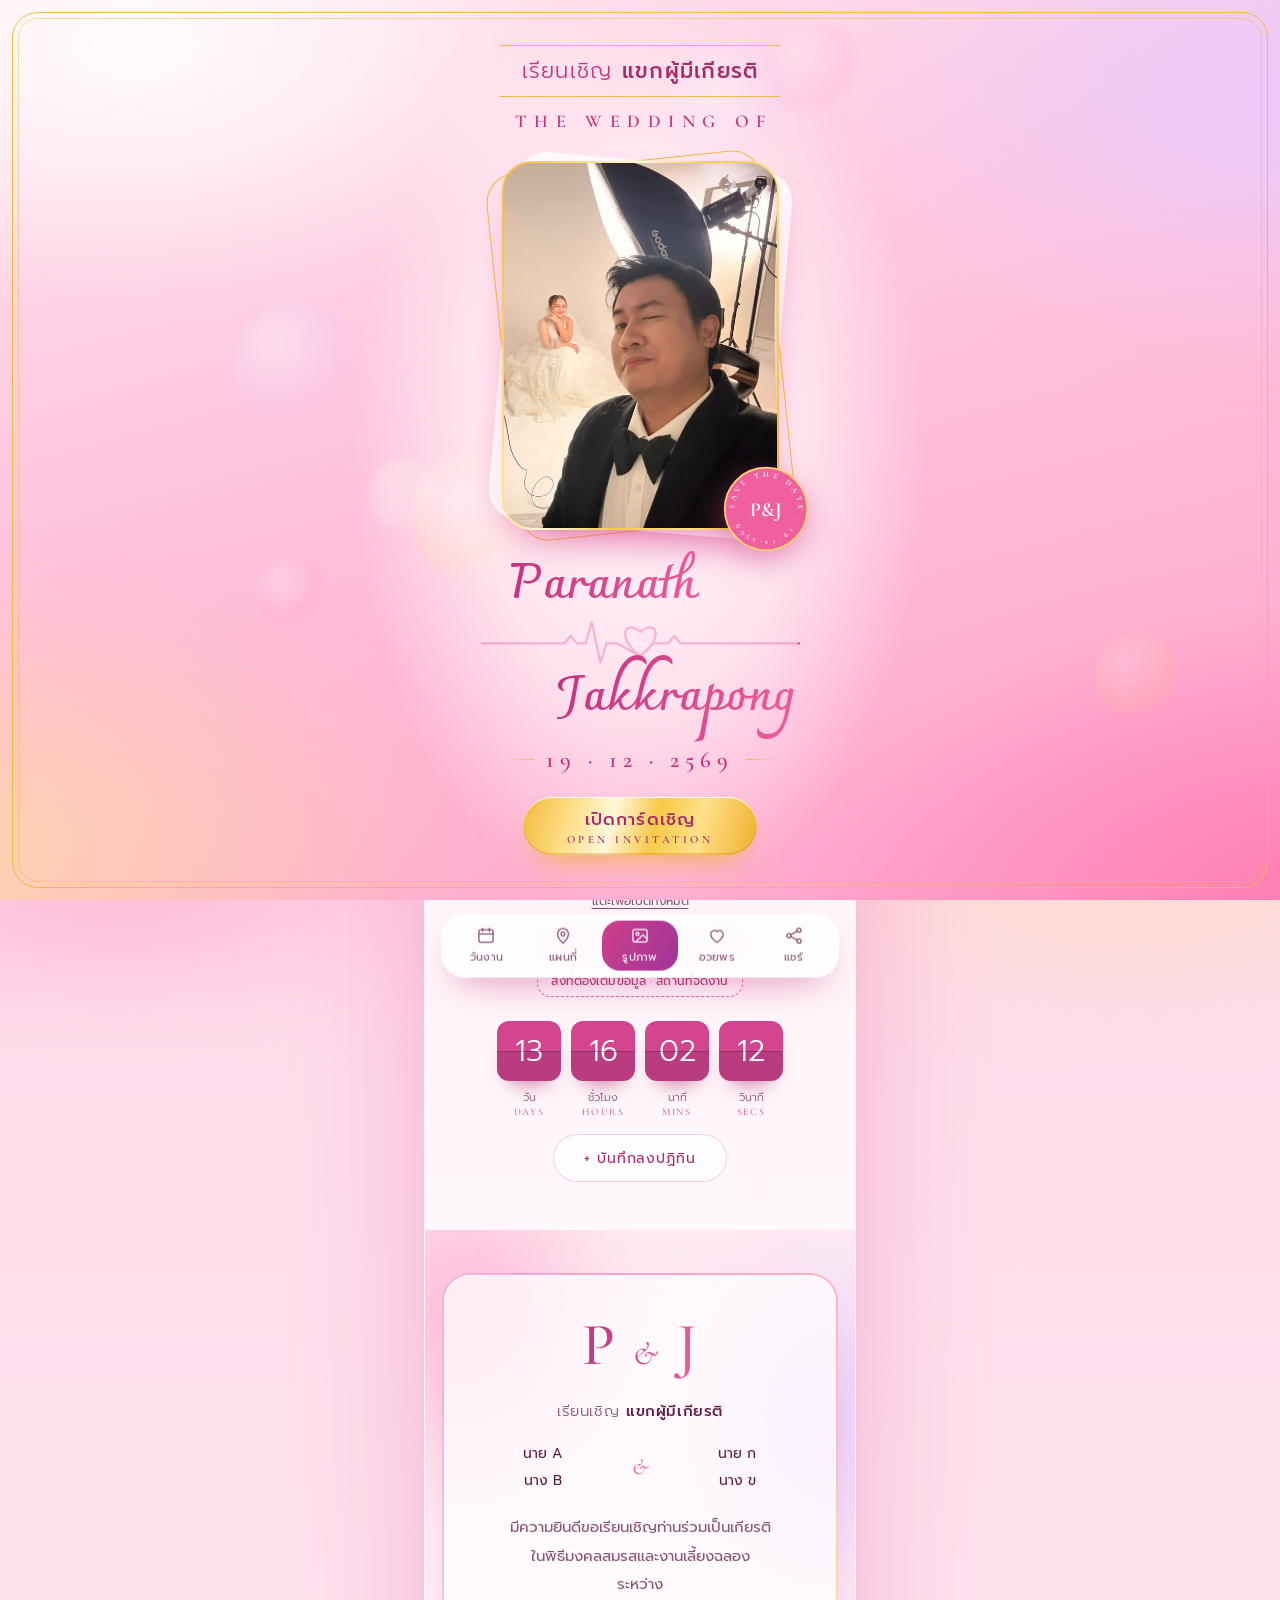
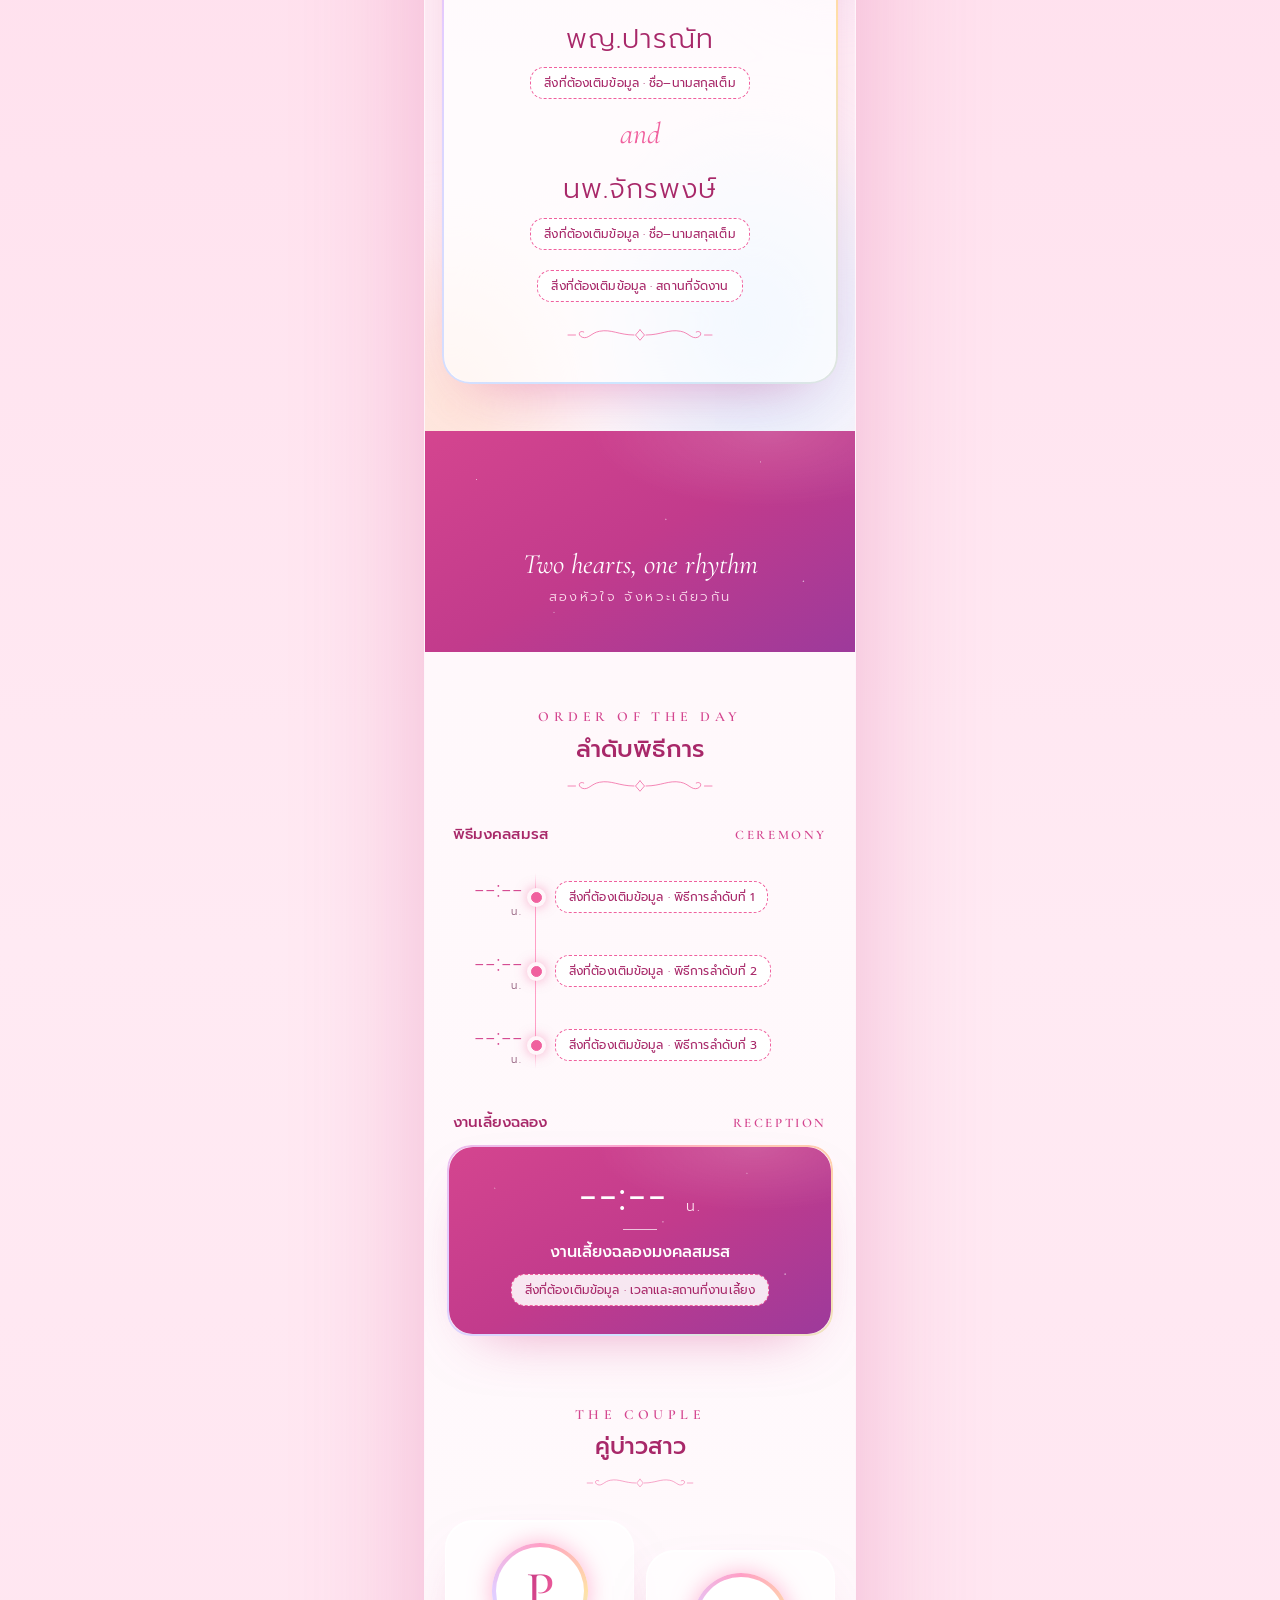
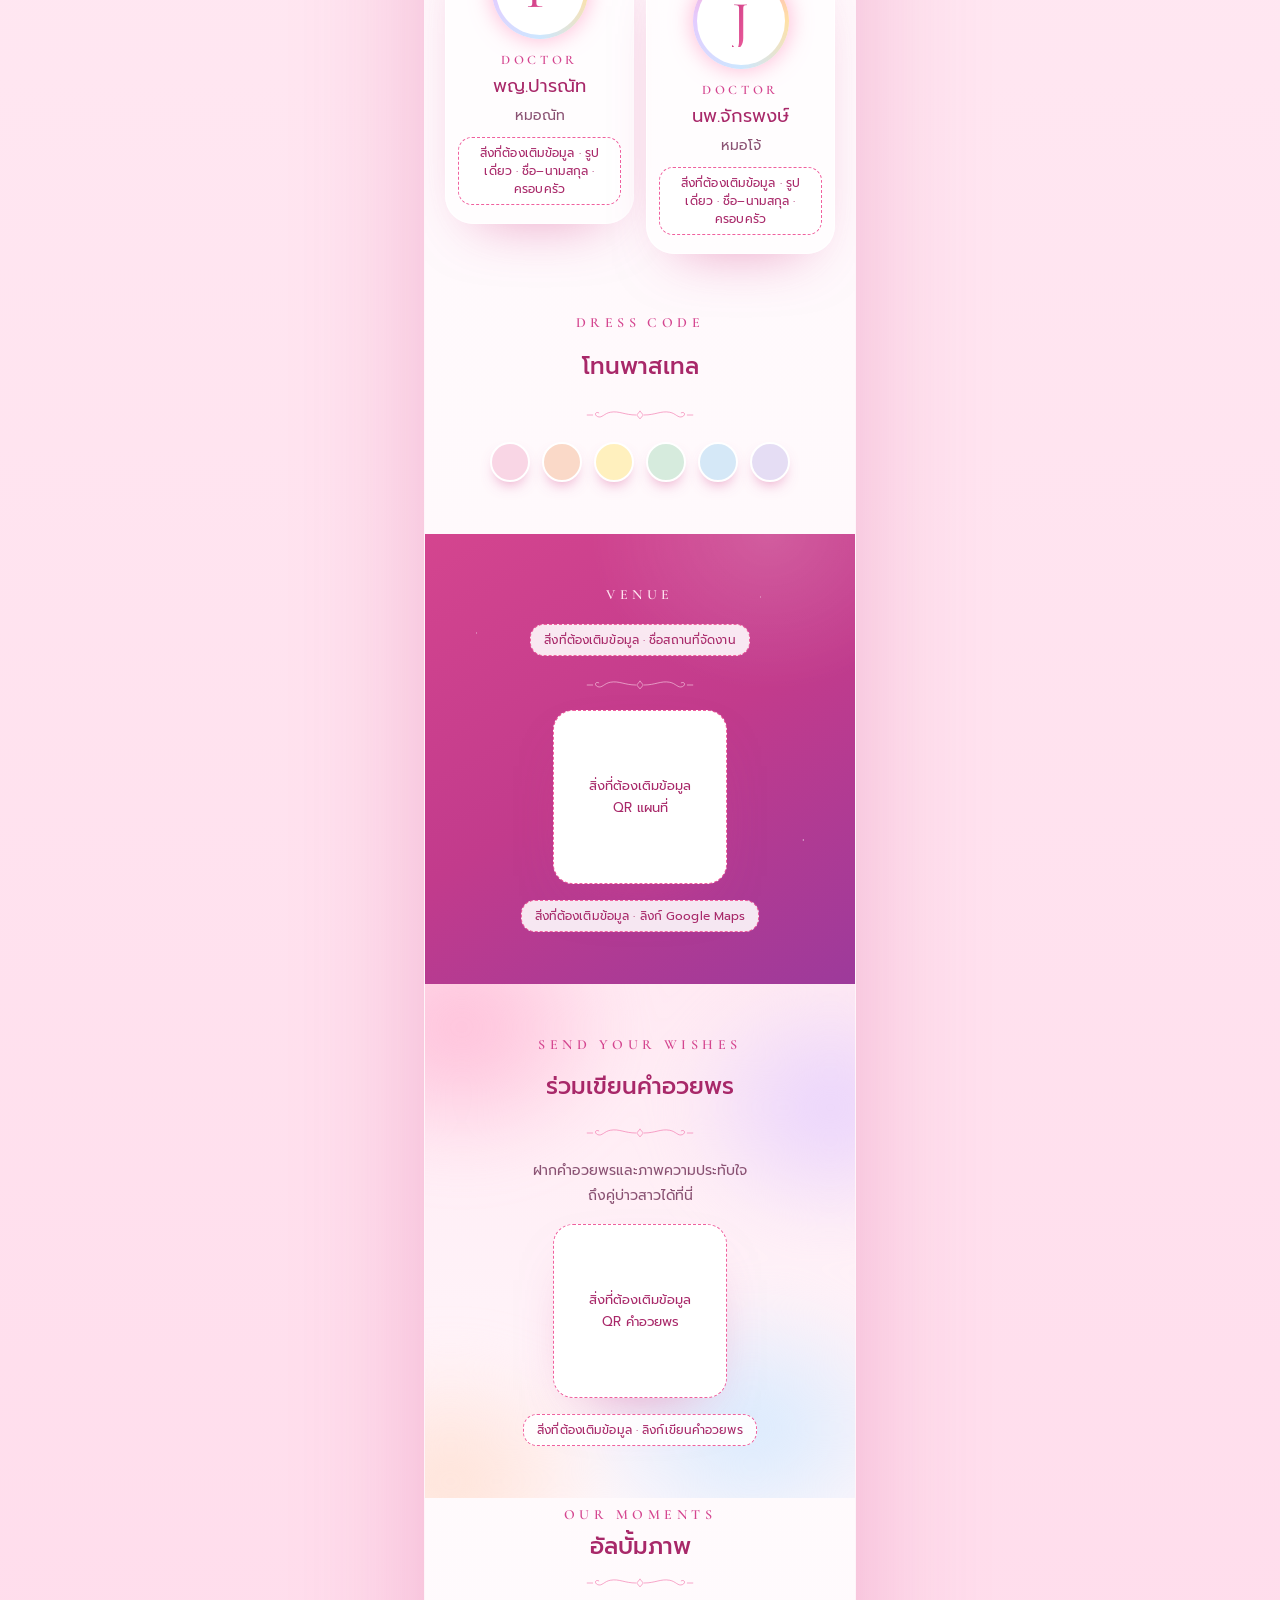
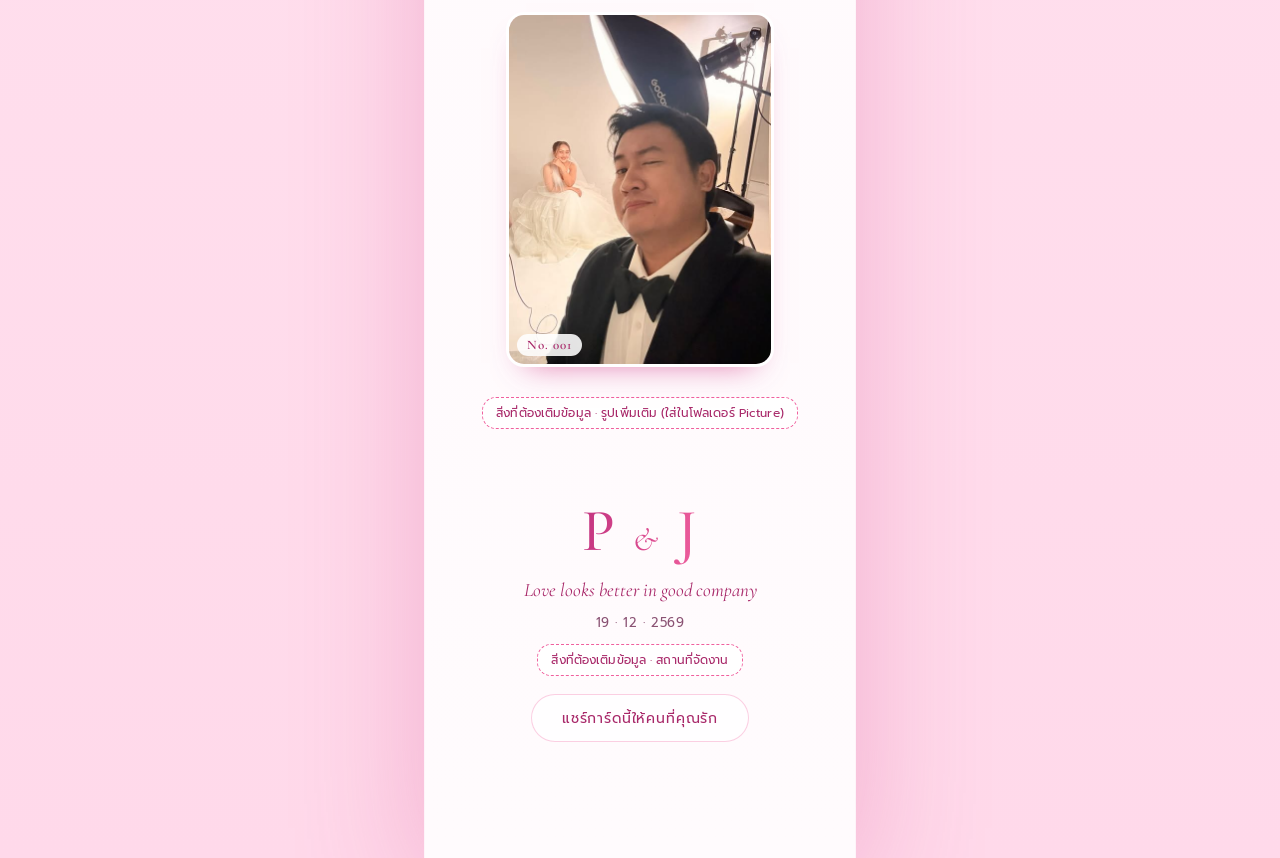
<file: index.html>
<!DOCTYPE html>
<html lang="th">
<head>
<meta charset="utf-8">
<meta name="viewport" content="width=device-width, initial-scale=1, viewport-fit=cover">
<title>พญ.ปารณัท &amp; นพ.จักรพงษ์ · 19.12.2569</title>
<meta name="description" content="ขอเรียนเชิญร่วมเป็นเกียรติในงานมงคลสมรส พญ.ปารณัท &amp; นพ.จักรพงษ์ · วันเสาร์ที่ 19 ธันวาคม 2569">
<meta name="theme-color" content="#FFD3E6">
<meta property="og:type" content="website">
<meta property="og:title" content="พญ.ปารณัท &amp; นพ.จักรพงษ์ · 19.12.2569">
<meta property="og:description" content="ขอเรียนเชิญร่วมเป็นเกียรติในงานมงคลสมรส พญ.ปารณัท &amp; นพ.จักรพงษ์ · วันเสาร์ที่ 19 ธันวาคม 2569">
<!-- สิ่งที่ต้องเติมข้อมูล: เมื่อมีที่อยู่เว็บจริงแล้ว ให้เพิ่ม og:url และ og:image (ต้องเป็น URL เต็ม ชี้ไปที่ assets/images/og.jpg) -->
<meta name="twitter:card" content="summary_large_image">
<link rel="icon" href="assets/brand/favicon.svg" type="image/svg+xml">
<link rel="alternate icon" href="assets/brand/favicon.png" type="image/png">
<link rel="apple-touch-icon" href="assets/brand/favicon.png">
<script>document.documentElement.classList.add('js');document.querySelector('meta[name="theme-color"]').setAttribute('content','#FFE4F0')</script>
<link href="assets/fonts/google-fonts-index.css" rel="stylesheet">
<link rel="stylesheet" href="css/base.css?v=202610021712">
<link rel="stylesheet" href="css/intro.css?v=202610021712">
<link rel="stylesheet" href="css/hero.css?v=202610021712">
<link rel="stylesheet" href="css/sections.css?v=202610021712">
<link rel="stylesheet" href="css/gallery.css?v=202610021712">
<link rel="stylesheet" href="css/effects.css?v=202610021712">
</head>
<body>
<svg width="0" height="0" style="position:absolute" aria-hidden="true">
  <symbol id="ornament" viewBox="0 0 200 24">
    <path pathLength="1" d="M92 12 C72 12 62 4 46 7 C35 9 31 18 23 15 C16 12 19 5 25 8"/>
    <path pathLength="1" d="M108 12 C128 12 138 4 154 7 C165 9 169 18 177 15 C184 12 181 5 175 8"/>
    <path pathLength="1" d="M100 5 L106 12 L100 19 L94 12 Z"/>
    <path pathLength="1" d="M4 12 L14 12 M186 12 L196 12"/>
  </symbol>
</svg>

<!-- Opening screen -->
<div class="intro" id="intro">
  <div class="intro__sky" aria-hidden="true"></div>
  <div class="intro__frame" aria-hidden="true"></div>
  <div class="intro__content">
    <div class="intro__guest">เรียนเชิญ <b data-guest>แขกผู้มีเกียรติ</b></div>
    <div class="intro__eyebrow">The Wedding of</div>
    <div class="portal">
      <img class="portal__photo" src="assets/couple/001.jpg" width="526" height="701" alt="" fetchpriority="high" decoding="async">
      <svg class="portal__seal" viewBox="0 0 100 100" aria-hidden="true">
        <defs><path id="seal-arc" d="M50 50 m-37 0 a37 37 0 1 1 74 0 a37 37 0 1 1 -74 0"/></defs>
        <circle cx="50" cy="50" r="48"/>
        <g class="portal__seal-ring"><text><textPath href="#seal-arc" textLength="228">SAVE THE DATE · 19.12.2569 · </textPath></text></g>
        <text class="portal__seal-mono" x="50" y="58" text-anchor="middle">P&amp;J</text>
      </svg>
    </div>
    <div class="intro__names duo">
      <span class="duo__a"><b class="gleam">Paranath</b></span>
      <svg class="beat" viewBox="0 8 300 48" aria-hidden="true"><path class="beat__base" d="M0 34 H78 l6 -7 6 7 h8 l6 -20 8 38 6 -18 h10 L150 46 C128 30 134 10 150 23 C166 10 172 30 150 46 l12 -12 h14 l6 -7 6 7 H300"/><path class="beat__live" pathLength="1" d="M0 34 H78 l6 -7 6 7 h8 l6 -20 8 38 6 -18 h10 L150 46 C128 30 134 10 150 23 C166 10 172 30 150 46 l12 -12 h14 l6 -7 6 7 H300"/></svg>
      <span class="duo__b"><b class="gleam">Jakkrapong</b></span>
    </div>
    <div class="intro__date">19 · 12 · 2569</div>
    <button class="intro__open" id="intro-open" type="button">เปิดการ์ดเชิญ<small>Open Invitation</small></button>
  </div>
</div>
<div class="petals" id="petals" aria-hidden="true"></div>

<div class="stage">
<main class="card">

  <!-- Cover -->
  <header class="cover">
    <div class="cover__frame">
      <img class="cover__photo" src="assets/couple/001.jpg" width="526" height="701" alt="พญ.ปารณัท และ นพ.จักรพงษ์" fetchpriority="high" decoding="async">
    </div>
    <div class="cover__names">
      <div class="cover__label">The Wedding of</div>
      <h1 class="cover__title duo">
        <span class="duo__a"><b class="gleam">Paranath</b></span>
        <svg class="beat" viewBox="0 8 300 48" aria-hidden="true"><path class="beat__base" d="M0 34 H78 l6 -7 6 7 h8 l6 -20 8 38 6 -18 h10 L150 46 C128 30 134 10 150 23 C166 10 172 30 150 46 l12 -12 h14 l6 -7 6 7 H300"/><path class="beat__live" pathLength="1" d="M0 34 H78 l6 -7 6 7 h8 l6 -20 8 38 6 -18 h10 L150 46 C128 30 134 10 150 23 C166 10 172 30 150 46 l12 -12 h14 l6 -7 6 7 H300"/></svg>
      <span class="duo__b"><b class="gleam">Jakkrapong</b></span>
      </h1>
      <div class="cover__sub">19 · 12 · 2569</div>
    </div>
  </header>

  <!-- Date -->
  <section class="date" id="date">
    <div class="date__day">Saturday</div>
    <div class="scratch-wrap">
      <div class="scratch-hint">ใช้นิ้ว<b>ขูด</b>เพื่อดูวันงาน · Scratch to reveal</div>
      <div class="scratch-row" id="scratch-row">
        <div class="scratch"><span class="scratch__value">19</span><span class="scratch__label">Day</span><canvas aria-hidden="true"></canvas></div>
        <div class="scratch"><span class="scratch__value">12</span><span class="scratch__label">Month</span><canvas aria-hidden="true"></canvas></div>
        <div class="scratch"><span class="scratch__value scratch__value--sm">2569</span><span class="scratch__label">Year</span><canvas aria-hidden="true"></canvas></div>
      </div>
      <button class="scratch-skip" id="scratch-skip" type="button">แตะเพื่อเปิดทั้งหมด</button>
    </div>
    <div class="date__th">วันเสาร์ที่ 19 ธันวาคม พ.ศ. 2569</div>
    <div class="date__venue"><span class="todo">สิ่งที่ต้องเติมข้อมูล · สถานที่จัดงาน</span></div>
    <div class="countdown" id="countdown" hidden>
      <div class="countdown__unit"><div class="flip" data-unit="days"></div><span class="countdown__label">วัน<i>Days</i></span></div>
      <div class="countdown__unit"><div class="flip" data-unit="hours"></div><span class="countdown__label">ชั่วโมง<i>Hours</i></span></div>
      <div class="countdown__unit"><div class="flip" data-unit="minutes"></div><span class="countdown__label">นาที<i>Mins</i></span></div>
      <div class="countdown__unit"><div class="flip" data-unit="seconds"></div><span class="countdown__label">วินาที<i>Secs</i></span></div>
    </div>
    <div class="pill" id="countdown-message" hidden></div>
    <a class="btn btn--ghost" href="wedding.ics" download="wedding-19-12-2569.ics">+ บันทึกลงปฏิทิน</a>
  </section>

  <!-- Invitation -->
  <section class="invite aurora">
    <div class="invite__card glass holo reveal">
      <div class="monogram gleam" aria-label="P &amp; J">P <em>&amp;</em> J</div>
      <div class="invite__guest">เรียนเชิญ <b data-guest>แขกผู้มีเกียรติ</b></div>
      <div class="parents">
        <div class="parents__col"><span>นาย A</span><span>นาง B</span></div>
        <div class="amp">&amp;</div>
        <div class="parents__col"><span>นาย ก</span><span>นาง ข</span></div>
      </div>
      <div class="invite__text">มีความยินดีขอเรียนเชิญท่านร่วมเป็นเกียรติ<br>ในพิธีมงคลสมรสและงานเลี้ยงฉลอง<br>ระหว่าง</div>
      <div class="couple-name">
        <div class="couple-name__th">พญ.ปารณัท</div>
        <span class="todo">สิ่งที่ต้องเติมข้อมูล · ชื่อ–นามสกุลเต็ม</span>
      </div>
      <div class="and">and</div>
      <div class="couple-name">
        <div class="couple-name__th">นพ.จักรพงษ์</div>
        <span class="todo">สิ่งที่ต้องเติมข้อมูล · ชื่อ–นามสกุลเต็ม</span>
      </div>
      <div class="invite__venue"><span class="todo">สิ่งที่ต้องเติมข้อมูล · สถานที่จัดงาน</span></div>
      <svg class="ornament reveal" aria-hidden="true"><use href="#ornament"/></svg>
    </div>
  </section>

  <!-- Two doctors, one heartbeat -->
  <section class="verse vivid reveal">
    <svg class="pulse" viewBox="0 0 300 60" aria-hidden="true">
      <path pathLength="1" d="M0 34 H78 l6 -7 6 7 h8 l6 -20 8 38 6 -18 h10 L150 46 C128 30 134 10 150 23 C166 10 172 30 150 46 l12 -12 h14 l6 -7 6 7 H300"/>
    </svg>
    <b>Two hearts, one rhythm</b>
    <span>สองหัวใจ จังหวะเดียวกัน</span>
  </section>

  <!-- Schedule -->
  <section class="schedule">
    <div class="section-head">
      <div class="eyebrow">Order of the Day</div>
      <div class="title">ลำดับพิธีการ</div>
      <svg class="ornament reveal" aria-hidden="true"><use href="#ornament"/></svg>
    </div>

    <div class="group">
      <div class="group__head">
        <div class="group__th">พิธีมงคลสมรส</div>
        <div class="group__en">Ceremony</div>
      </div>
      <div class="timeline">
        <div class="tl-item reveal"><div class="tl-time">--:--<small>น.</small></div><div class="tl-body"><span class="todo">สิ่งที่ต้องเติมข้อมูล · พิธีการลำดับที่ 1</span></div></div>
        <div class="tl-item reveal"><div class="tl-time">--:--<small>น.</small></div><div class="tl-body"><span class="todo">สิ่งที่ต้องเติมข้อมูล · พิธีการลำดับที่ 2</span></div></div>
        <div class="tl-item reveal"><div class="tl-time">--:--<small>น.</small></div><div class="tl-body"><span class="todo">สิ่งที่ต้องเติมข้อมูล · พิธีการลำดับที่ 3</span></div></div>
      </div>
    </div>

    <div class="group">
      <div class="group__head">
        <div class="group__th">งานเลี้ยงฉลอง</div>
        <div class="group__en">Reception</div>
      </div>
      <div class="reception vivid holo reveal">
        <div class="reception__time">--:-- <span>น.</span></div>
        <div class="rule"></div>
        <div class="reception__th">งานเลี้ยงฉลองมงคลสมรส</div>
        <span class="todo">สิ่งที่ต้องเติมข้อมูล · เวลาและสถานที่งานเลี้ยง</span>
      </div>
    </div>
  </section>

  <!-- The couple -->
  <section class="couple reveal">
    <div class="section-head">
      <div class="eyebrow">The Couple</div>
      <div class="title">คู่บ่าวสาว</div>
      <svg class="ornament reveal ornament--sm" aria-hidden="true"><use href="#ornament"/></svg>
    </div>
    <div class="couple__grid">
      <div class="person glass">
        <div class="person__avatar"><span class="gleam">P</span></div>
        <div class="person__role">Doctor</div>
        <div class="person__name">พญ.ปารณัท</div>
        <div class="person__nick">หมอณัท</div>
        <span class="todo">สิ่งที่ต้องเติมข้อมูล · รูปเดี่ยว · ชื่อ–นามสกุล · ครอบครัว</span>
      </div>
      <div class="person person--offset glass">
        <div class="person__avatar"><span class="gleam">J</span></div>
        <div class="person__role">Doctor</div>
        <div class="person__name">นพ.จักรพงษ์</div>
        <div class="person__nick">หมอโจ้</div>
        <span class="todo">สิ่งที่ต้องเติมข้อมูล · รูปเดี่ยว · ชื่อ–นามสกุล · ครอบครัว</span>
      </div>
    </div>
  </section>

  <!-- Dress code -->
  <section class="dress reveal">
    <div class="eyebrow">Dress Code</div>
    <div class="title">โทนพาสเทล</div>
    <svg class="ornament reveal ornament--sm" aria-hidden="true"><use href="#ornament"/></svg>
    <div class="swatches" aria-hidden="true">
      <span style="background:#F9D6E5"></span>
      <span style="background:#FAD9C8"></span>
      <span style="background:#FFF0BE"></span>
      <span style="background:#D6EBDD"></span>
      <span style="background:#D5E8F7"></span>
      <span style="background:#E5DDF4"></span>
    </div>
  </section>

  <!-- Venue -->
  <section class="venue vivid reveal" id="venue">
    <div class="eyebrow">Venue</div>
    <div class="title"><span class="todo">สิ่งที่ต้องเติมข้อมูล · ชื่อสถานที่จัดงาน</span></div>
    <svg class="ornament reveal ornament--sm" aria-hidden="true"><use href="#ornament"/></svg>
    <div class="qr qr--todo">สิ่งที่ต้องเติมข้อมูล<br>QR แผนที่</div>
    <span class="todo">สิ่งที่ต้องเติมข้อมูล · ลิงก์ Google Maps</span>
  </section>

  <!-- Wishes -->
  <section class="wishes aurora reveal" id="wishes">
    <div class="eyebrow">Send Your Wishes</div>
    <div class="title">ร่วมเขียนคำอวยพร</div>
    <svg class="ornament reveal ornament--sm" aria-hidden="true"><use href="#ornament"/></svg>
    <p>ฝากคำอวยพรและภาพความประทับใจ<br>ถึงคู่บ่าวสาวได้ที่นี่</p>
    <div class="qr qr--todo">สิ่งที่ต้องเติมข้อมูล<br>QR คำอวยพร</div>
    <span class="todo">สิ่งที่ต้องเติมข้อมูล · ลิงก์เขียนคำอวยพร</span>
  </section>

  <!-- Photo gallery: รายการรูปสร้างโดย tools/import_photos.py (อย่าแก้ระหว่าง photos:album ด้วยมือ) -->
  <section class="gallery" id="gallery">
    <div class="section-head">
      <div class="eyebrow">Our Moments</div>
      <div class="title">อัลบั้มภาพ</div>
      <svg class="ornament reveal ornament--sm" aria-hidden="true"><use href="#ornament"/></svg>
    </div>
    <div class="album" id="album" data-count="1">
      <!-- photos:album -->
      <button class="album__item" type="button" data-full="assets/couple/001.jpg" data-number="001"><img src="assets/couple/001-s.jpg" width="526" height="701" alt="ภาพหมายเลข 001" loading="lazy"><span class="album__number">No. 001</span></button>
      <!-- /photos:album -->
    </div>
    <button class="btn btn--ghost gallery__more" id="gallery-more" hidden type="button">ดูภาพทั้งหมด (1 ภาพ)</button>
    <span class="todo">สิ่งที่ต้องเติมข้อมูล · รูปเพิ่มเติม (ใส่ในโฟลเดอร์ Picture)</span>
  </section>

  <!-- Footer -->
  <footer class="footer">
    <div class="monogram gleam" aria-label="P &amp; J">P <em>&amp;</em> J</div>
    <div class="footer__quote">Love looks better in good company</div>
    <div class="footer__meta">19 · 12 · 2569</div>
    <span class="todo">สิ่งที่ต้องเติมข้อมูล · สถานที่จัดงาน</span>
    <button class="btn btn--ghost" type="button" data-share>แชร์การ์ดนี้ให้คนที่คุณรัก</button>
  </footer>

</main>
</div>

<div class="progress" id="progress" aria-hidden="true"></div>
<nav class="dock" id="dock" aria-label="เมนูลัด">
  <button class="dock__btn" type="button" data-target="date"><svg viewBox="0 0 24 24"><rect x="3.5" y="5" width="17" height="15" rx="2.5"/><path d="M3.5 10h17M8 3v4M16 3v4"/></svg>วันงาน</button>
  <button class="dock__btn" type="button" data-target="venue"><svg viewBox="0 0 24 24"><path d="M12 21s-6.5-5.6-6.5-11a6.5 6.5 0 0 1 13 0C18.5 15.4 12 21 12 21z"/><circle cx="12" cy="10" r="2.3"/></svg>แผนที่</button>
  <button class="dock__btn" type="button" data-target="gallery"><svg viewBox="0 0 24 24"><rect x="3.5" y="4.5" width="17" height="15" rx="2.5"/><circle cx="9" cy="10" r="1.8"/><path d="M20.5 16l-5-5-8.5 8.5"/></svg>รูปภาพ</button>
  <button class="dock__btn" type="button" data-target="wishes"><svg viewBox="0 0 24 24"><path d="M12 20s-7.5-4.6-7.5-10A4.3 4.3 0 0 1 12 7.4 4.3 4.3 0 0 1 19.5 10c0 5.4-7.5 10-7.5 10z"/></svg>อวยพร</button>
  <button class="dock__btn" type="button" data-share><svg viewBox="0 0 24 24"><circle cx="18" cy="5.5" r="2.5"/><circle cx="6" cy="12" r="2.5"/><circle cx="18" cy="18.5" r="2.5"/><path d="M8.2 10.8l7.6-4.1M8.2 13.2l7.6 4.1"/></svg>แชร์</button>
</nav>
<div class="toast" id="toast" role="status" aria-live="polite"></div>

<div class="lightbox" id="lightbox" role="dialog" aria-modal="true" aria-label="ภาพขยาย">
  <button class="lightbox__close" type="button" aria-label="ปิด">×</button>
  <button class="lightbox__nav lightbox__nav--prev" type="button" data-nav="-1" aria-label="ภาพก่อนหน้า">‹</button>
  <img alt="">
  <button class="lightbox__nav lightbox__nav--next" type="button" data-nav="1" aria-label="ภาพถัดไป">›</button>
  <div class="lightbox__count"></div>
</div>

<script src="js/guest.js?v=202610021712"></script>
<script src="js/countdown.js?v=202610021712"></script>
<script src="js/scroll.js?v=202610021712"></script>
<script src="js/intro.js?v=202610021712"></script>
<script src="js/gallery.js?v=202610021712"></script>
<script src="js/scratch.js?v=202610021712"></script>
<script src="js/effects.js?v=202610021712"></script>
<script src="js/dock.js?v=202610021712"></script>
</body>
</html>
</file>
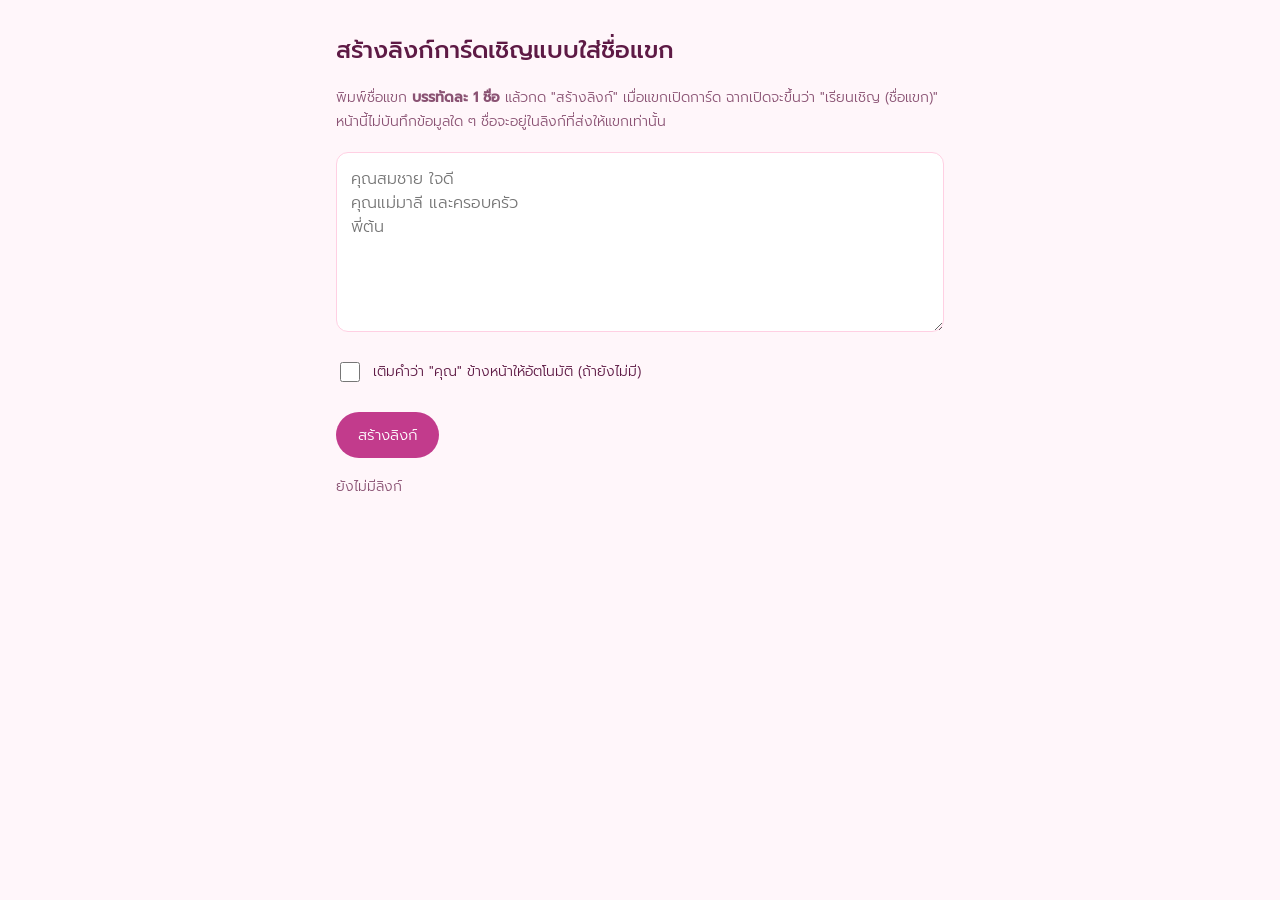
<file: invite-links.html>
<!DOCTYPE html>
<html lang="th">
<head>
<meta charset="utf-8">
<meta name="viewport" content="width=device-width, initial-scale=1">
<meta name="robots" content="noindex, nofollow">
<title>สร้างลิงก์การ์ดเชิญ · พญ.ปารณัท &amp; นพ.จักรพงษ์</title>
<link rel="icon" href="assets/brand/favicon.svg" type="image/svg+xml">
<link href="assets/fonts/google-fonts-invite-links.css" rel="stylesheet">
<style>
  :root { --wine: #5E1A45; --burgundy: #C23B8C; --gold: #F0609E; --cream: #FFF6FA; --sand: #FFD0E3; --muted: #8A5273; }
  * { box-sizing: border-box; }
  body { margin: 0; background: var(--cream); color: var(--wine); font-family: 'Prompt', sans-serif; font-weight: 300; }
  main { max-width: 640px; margin: 0 auto; padding: 32px 16px 64px; display: flex; flex-direction: column; gap: 18px; }
  h1 { margin: 0; font-weight: 500; font-size: 24px; }
  p { margin: 0; color: var(--muted); line-height: 1.7; font-size: 14px; }
  textarea { width: 100%; min-height: 180px; padding: 14px; border: 1px solid var(--sand); border-radius: 12px; font: inherit; font-size: 16px; color: var(--wine); background: #fff; resize: vertical; }
  label { display: flex; align-items: center; gap: 10px; font-size: 14px; min-height: 44px; }
  input[type=checkbox] { width: 20px; height: 20px; accent-color: var(--burgundy); }
  .btn { min-height: 46px; padding: 0 22px; border-radius: 999px; border: 0; background: var(--burgundy); color: #fff; font: inherit; font-size: 15px; cursor: pointer; }
  .btn--ghost { background: none; border: 1px solid var(--gold); color: var(--burgundy); min-height: 40px; padding: 0 14px; font-size: 13px; }
  .row { display: flex; gap: 10px; flex-wrap: wrap; }
  ul { list-style: none; margin: 0; padding: 0; display: flex; flex-direction: column; gap: 10px; }
  li { background: #fff; border: 1px solid #FFD0E3; border-radius: 14px; padding: 12px 14px; display: flex; flex-direction: column; gap: 8px; }
  li b { font-weight: 500; }
  li code { font-size: 12px; color: var(--muted); word-break: break-all; }
  .empty { color: var(--muted); font-size: 14px; }
</style>
</head>
<body>
<main>
  <h1>สร้างลิงก์การ์ดเชิญแบบใส่ชื่อแขก</h1>
  <p>พิมพ์ชื่อแขก <b>บรรทัดละ 1 ชื่อ</b> แล้วกด "สร้างลิงก์" เมื่อแขกเปิดการ์ด ฉากเปิดจะขึ้นว่า "เรียนเชิญ (ชื่อแขก)"<br>หน้านี้ไม่บันทึกข้อมูลใด ๆ ชื่อจะอยู่ในลิงก์ที่ส่งให้แขกเท่านั้น</p>
  <textarea id="names" placeholder="คุณสมชาย ใจดี&#10;คุณแม่มาลี และครอบครัว&#10;พี่ต้น"></textarea>
  <label><input type="checkbox" id="prefix"> เติมคำว่า "คุณ" ข้างหน้าให้อัตโนมัติ (ถ้ายังไม่มี)</label>
  <div class="row">
    <button class="btn" id="make" type="button">สร้างลิงก์</button>
    <button class="btn btn--ghost" id="copy-all" type="button" hidden>คัดลอกทั้งหมด</button>
  </div>
  <ul id="out"><li class="empty" style="background:none;border:0;padding:0">ยังไม่มีลิงก์</li></ul>
</main>
<script>
(function () {
  'use strict';
  var MAX_NAME_LENGTH = 60;
  var base = new URL('./', window.location.href).href;
  var out = document.getElementById('out');
  var copyAll = document.getElementById('copy-all');
  var lastLinks = [];

  function clean(name) {
    return name.replace(/[\u0000-\u001F\u007F<>]/g, '').replace(/\s+/g, ' ').trim().slice(0, MAX_NAME_LENGTH);
  }

  function linkFor(name) { return base + '?to=' + encodeURIComponent(name); }

  function copy(text, btn) {
    var done = function () { var t = btn.textContent; btn.textContent = 'คัดลอกแล้ว ✓'; setTimeout(function () { btn.textContent = t; }, 1500); };
    if (navigator.clipboard) navigator.clipboard.writeText(text).then(done, function () { btn.textContent = 'คัดลอกไม่ได้ กดค้างที่ลิงก์แทน'; });
  }

  function render(items) {
    out.textContent = '';
    items.forEach(function (item) {
      var li = document.createElement('li');
      var b = document.createElement('b'); b.textContent = item.name;
      var code = document.createElement('code'); code.textContent = item.url;
      var row = document.createElement('div'); row.className = 'row';
      var c = document.createElement('button'); c.className = 'btn btn--ghost'; c.type = 'button'; c.textContent = 'คัดลอกลิงก์';
      c.addEventListener('click', function () { copy(item.url, c); });
      var line = document.createElement('a'); line.className = 'btn btn--ghost'; line.textContent = 'ส่งทาง LINE';
      line.style.display = 'inline-flex'; line.style.alignItems = 'center'; line.style.textDecoration = 'none';
      line.href = 'https://line.me/R/share?text=' + encodeURIComponent('เรียน ' + item.name + ' ขอเรียนเชิญร่วมงานมงคลสมรสของเรา 💌 ' + item.url);
      line.target = '_blank'; line.rel = 'noopener';
      row.appendChild(c); row.appendChild(line);
      li.appendChild(b); li.appendChild(code); li.appendChild(row);
      out.appendChild(li);
    });
    copyAll.hidden = items.length < 2;
  }

  document.getElementById('make').addEventListener('click', function () {
    var addPrefix = document.getElementById('prefix').checked;
    lastLinks = document.getElementById('names').value.split('\n').map(clean).filter(Boolean).map(function (n) {
      var name = addPrefix && n.indexOf('คุณ') !== 0 ? 'คุณ' + n : n;
      return { name: name, url: linkFor(name) };
    });
    if (!lastLinks.length) { out.innerHTML = '<li class="empty" style="background:none;border:0;padding:0">กรุณาพิมพ์ชื่ออย่างน้อย 1 ชื่อ</li>'; copyAll.hidden = true; return; }
    render(lastLinks);
  });

  copyAll.addEventListener('click', function () {
    copy(lastLinks.map(function (i) { return i.name + '\n' + i.url; }).join('\n\n'), copyAll);
  });
})();
</script>
</body>
</html>
</file>
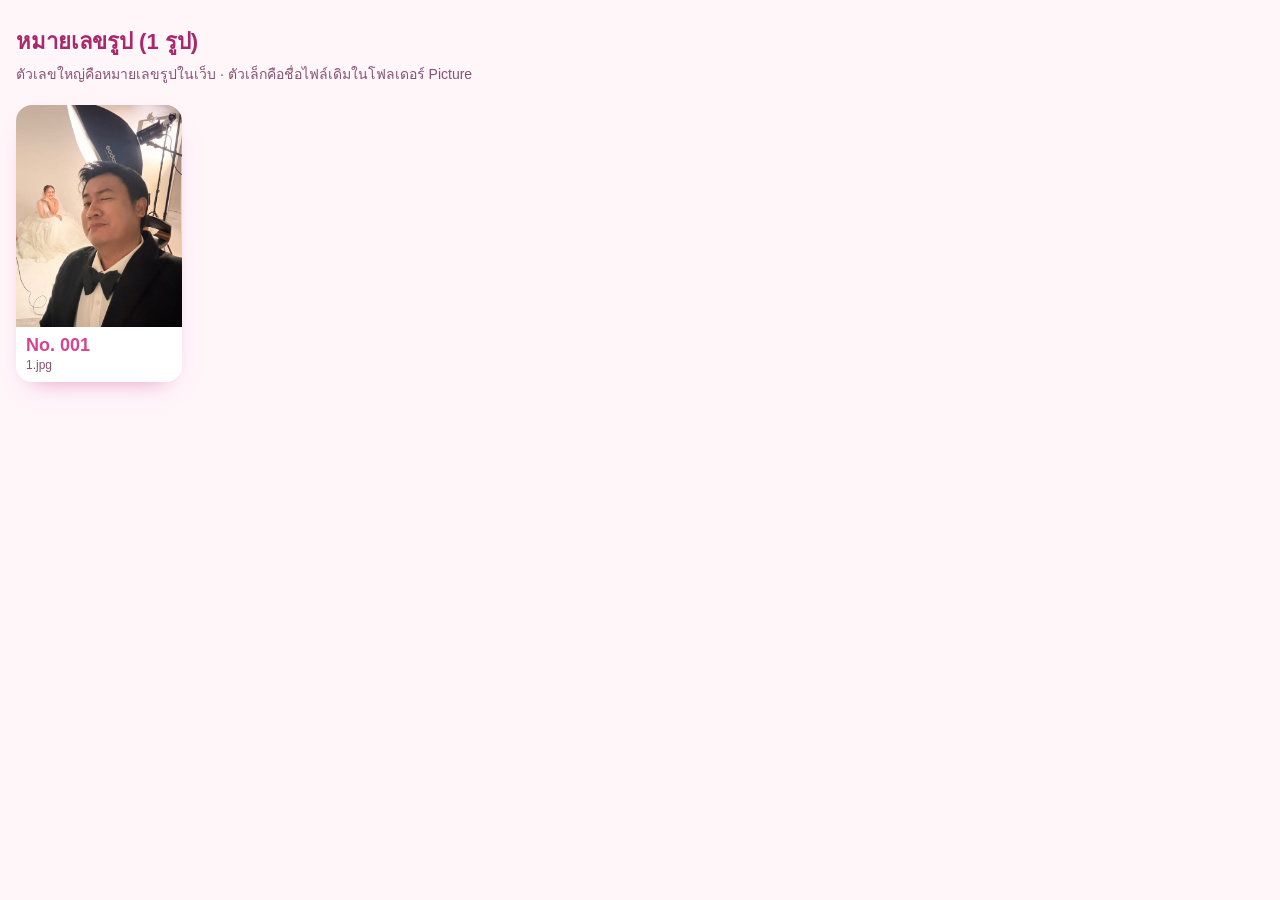
<file: photo-numbers.html>
<!DOCTYPE html>
<html lang="th">
<head>
<meta charset="utf-8">
<meta name="viewport" content="width=device-width, initial-scale=1">
<meta name="robots" content="noindex, nofollow">
<title>หมายเลขรูป</title>
<style>
  body { margin: 0; padding: 24px 16px 48px; background: #FFF6FA; color: #5E1A45; font-family: 'Leelawadee UI', Tahoma, sans-serif; }
  h1 { margin: 0 0 4px; font-size: 22px; color: #A82869; }
  p { margin: 0 0 20px; font-size: 14px; color: #8A5273; }
  main { display: grid; grid-template-columns: repeat(auto-fill, minmax(150px, 1fr)); gap: 14px; }
  figure { margin: 0; border-radius: 16px; overflow: hidden; background: #fff; box-shadow: 0 12px 24px -16px rgba(212, 69, 143, .7); }
  img { display: block; width: 100%; aspect-ratio: 3 / 4; object-fit: cover; }
  figcaption { padding: 8px 10px 10px; display: flex; flex-direction: column; gap: 2px; }
  b { font-size: 18px; color: #D4458F; }
  span { font-size: 12px; color: #8A5273; word-break: break-all; }
</style>
</head>
<body>
<h1>หมายเลขรูป (1 รูป)</h1>
<p>ตัวเลขใหญ่คือหมายเลขรูปในเว็บ · ตัวเล็กคือชื่อไฟล์เดิมในโฟลเดอร์ Picture</p>
<main>
  <figure><img src="assets/couple/001-s.jpg" alt="" loading="lazy"><figcaption><b>No. 001</b><span>1.jpg</span></figcaption></figure>
</main>
</body>
</html>
</file>
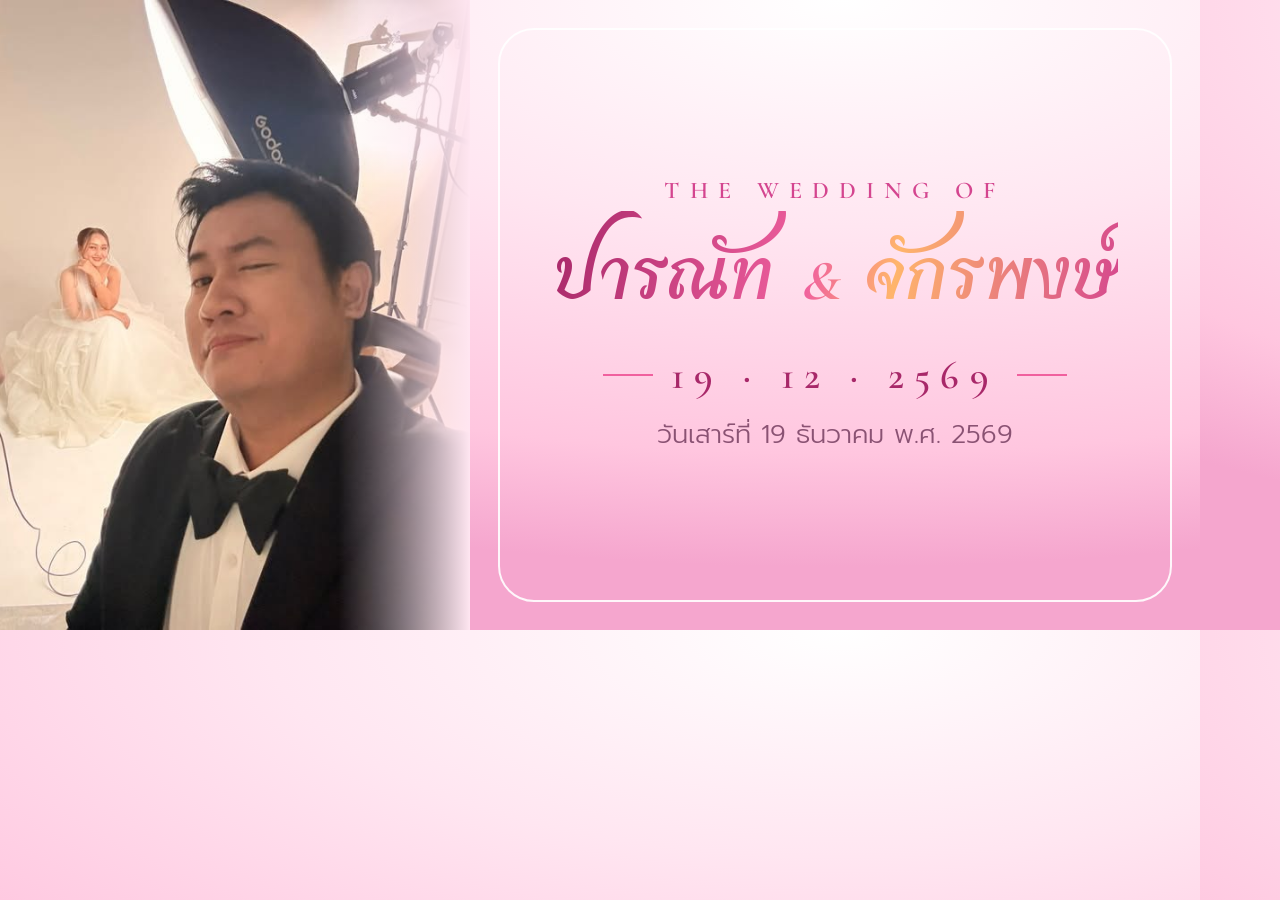
<file: design/og-template.html>
<!DOCTYPE html>
<!-- Source for the link-preview image. Render at 1200x630 and save as assets/images/og.jpg:
     chrome --headless=new --window-size=1200,630 --screenshot=og.png design/og-template.html -->
<html lang="th">
<head>
<meta charset="utf-8">
<link href="../assets/fonts/google-fonts-og-template.css" rel="stylesheet">
<style>
  html, body { margin: 0; width: 1200px; height: 630px; overflow: hidden; }
  body { display: flex; font-family: 'Prompt', sans-serif; background: radial-gradient(120% 90% at 70% 0%, #FFFFFF 0%, #FFE6F1 40%, #FFC6DF 80%, #F5A6CE 100%); }
  .photo { width: 470px; height: 630px; position: relative; }
  .photo img { width: 100%; height: 100%; object-fit: cover; object-position: 50% 30%; display: block; }
  .photo::after { content: ''; position: absolute; inset: 0; background: linear-gradient(90deg, rgba(255,230,241,0) 72%, #FFE6F1 100%); }
  .panel { flex: 1; position: relative; display: flex; flex-direction: column; align-items: center; justify-content: center; gap: 6px; text-align: center; color: #A82869; }
  .panel::before { content: ''; position: absolute; inset: 28px; border: 2px solid rgba(255,255,255,.9); border-radius: 36px; }
  .eyebrow { font-family: 'Cormorant Garamond', serif; font-weight: 600; font-size: 24px; letter-spacing: .42em; color: #D4458F; }
  .names { font-family: 'Charmonman', cursive; font-weight: 700; font-size: 84px; line-height: 1.6; background: linear-gradient(100deg, #A82869, #F0609E 45%, #FFB56B 60%, #D4458F); -webkit-background-clip: text; color: transparent; }
  .names em { font-family: 'Cormorant Garamond', serif; font-style: italic; font-size: 56px; padding: 0 4px; }
  .date { display: flex; align-items: center; gap: 18px; font-family: 'Cormorant Garamond', serif; font-weight: 600; font-size: 40px; letter-spacing: .26em; }
  .date::before, .date::after { content: ''; width: 50px; height: 2px; background: #F0609E; }
  .th { margin-top: 10px; font-weight: 300; font-size: 26px; color: #8A5273; }
</style>
</head>
<body>
  <div class="photo"><img src="../assets/couple/001.jpg" alt=""></div>
  <div class="panel">
    <div class="eyebrow">THE WEDDING OF</div>
    <div class="names">ปารณัท <em>&amp;</em> จักรพงษ์</div>
    <div class="date">19 · 12 · 2569</div>
    <div class="th">วันเสาร์ที่ 19 ธันวาคม พ.ศ. 2569</div>
  </div>
</body>
</html>
</file>
<file: assets/fonts/google-fonts-index.css>
/* thai */
@font-face {
  font-family: 'Charmonman';
  font-style: normal;
  font-weight: 400;
  font-display: swap;
  src: url(MjQDmiR3vP_nuxDv47jiaIKivYdh.woff2) format('woff2');
  unicode-range: U+02D7, U+0303, U+0331, U+0E01-0E5B, U+200C-200D, U+25CC;
}
/* vietnamese */
@font-face {
  font-family: 'Charmonman';
  font-style: normal;
  font-weight: 400;
  font-display: swap;
  src: url(MjQDmiR3vP_nuxDv47jiaJmivYdh.woff2) format('woff2');
  unicode-range: U+0102-0103, U+0110-0111, U+0128-0129, U+0168-0169, U+01A0-01A1, U+01AF-01B0, U+0300-0301, U+0303-0304, U+0308-0309, U+0323, U+0329, U+1EA0-1EF9, U+20AB;
}
/* latin-ext */
@font-face {
  font-family: 'Charmonman';
  font-style: normal;
  font-weight: 400;
  font-display: swap;
  src: url(MjQDmiR3vP_nuxDv47jiaJiivYdh.woff2) format('woff2');
  unicode-range: U+0100-02BA, U+02BD-02C5, U+02C7-02CC, U+02CE-02D7, U+02DD-02FF, U+0304, U+0308, U+0329, U+1D00-1DBF, U+1E00-1E9F, U+1EF2-1EFF, U+2020, U+20A0-20AB, U+20AD-20C0, U+2113, U+2C60-2C7F, U+A720-A7FF;
}
/* latin */
@font-face {
  font-family: 'Charmonman';
  font-style: normal;
  font-weight: 400;
  font-display: swap;
  src: url(MjQDmiR3vP_nuxDv47jiaJaivQ.woff2) format('woff2');
  unicode-range: U+0000-00FF, U+0131, U+0152-0153, U+02BB-02BC, U+02C6, U+02DA, U+02DC, U+0304, U+0308, U+0329, U+2000-206F, U+20AC, U+2122, U+2191, U+2193, U+2212, U+2215, U+FEFF, U+FFFD;
}
/* thai */
@font-face {
  font-family: 'Charmonman';
  font-style: normal;
  font-weight: 700;
  font-display: swap;
  src: url(MjQAmiR3vP_nuxDv47jiYC2HqKxA9dhm.woff2) format('woff2');
  unicode-range: U+02D7, U+0303, U+0331, U+0E01-0E5B, U+200C-200D, U+25CC;
}
/* vietnamese */
@font-face {
  font-family: 'Charmonman';
  font-style: normal;
  font-weight: 700;
  font-display: swap;
  src: url(MjQAmiR3vP_nuxDv47jiYC2HqLdA9dhm.woff2) format('woff2');
  unicode-range: U+0102-0103, U+0110-0111, U+0128-0129, U+0168-0169, U+01A0-01A1, U+01AF-01B0, U+0300-0301, U+0303-0304, U+0308-0309, U+0323, U+0329, U+1EA0-1EF9, U+20AB;
}
/* latin-ext */
@font-face {
  font-family: 'Charmonman';
  font-style: normal;
  font-weight: 700;
  font-display: swap;
  src: url(MjQAmiR3vP_nuxDv47jiYC2HqLZA9dhm.woff2) format('woff2');
  unicode-range: U+0100-02BA, U+02BD-02C5, U+02C7-02CC, U+02CE-02D7, U+02DD-02FF, U+0304, U+0308, U+0329, U+1D00-1DBF, U+1E00-1E9F, U+1EF2-1EFF, U+2020, U+20A0-20AB, U+20AD-20C0, U+2113, U+2C60-2C7F, U+A720-A7FF;
}
/* latin */
@font-face {
  font-family: 'Charmonman';
  font-style: normal;
  font-weight: 700;
  font-display: swap;
  src: url(MjQAmiR3vP_nuxDv47jiYC2HqLhA9Q.woff2) format('woff2');
  unicode-range: U+0000-00FF, U+0131, U+0152-0153, U+02BB-02BC, U+02C6, U+02DA, U+02DC, U+0304, U+0308, U+0329, U+2000-206F, U+20AC, U+2122, U+2191, U+2193, U+2212, U+2215, U+FEFF, U+FFFD;
}
/* cyrillic-ext */
@font-face {
  font-family: 'Cormorant Garamond';
  font-style: italic;
  font-weight: 400;
  font-display: swap;
  src: url(co3smX5slCNuHLi8bLeY9MK7whWMhyjYrGFEsdtdc62E6zd58jD-hdM8Efs.woff2) format('woff2');
  unicode-range: U+0460-052F, U+1C80-1C8A, U+20B4, U+2DE0-2DFF, U+A640-A69F, U+FE2E-FE2F;
}
/* cyrillic */
@font-face {
  font-family: 'Cormorant Garamond';
  font-style: italic;
  font-weight: 400;
  font-display: swap;
  src: url(co3smX5slCNuHLi8bLeY9MK7whWMhyjYrGFEsdtdc62E6zd58jD-jNM8Efs.woff2) format('woff2');
  unicode-range: U+0301, U+0400-045F, U+0490-0491, U+04B0-04B1, U+2116;
}
/* vietnamese */
@font-face {
  font-family: 'Cormorant Garamond';
  font-style: italic;
  font-weight: 400;
  font-display: swap;
  src: url(co3smX5slCNuHLi8bLeY9MK7whWMhyjYrGFEsdtdc62E6zd58jD-h9M8Efs.woff2) format('woff2');
  unicode-range: U+0102-0103, U+0110-0111, U+0128-0129, U+0168-0169, U+01A0-01A1, U+01AF-01B0, U+0300-0301, U+0303-0304, U+0308-0309, U+0323, U+0329, U+1EA0-1EF9, U+20AB;
}
/* latin-ext */
@font-face {
  font-family: 'Cormorant Garamond';
  font-style: italic;
  font-weight: 400;
  font-display: swap;
  src: url(co3smX5slCNuHLi8bLeY9MK7whWMhyjYrGFEsdtdc62E6zd58jD-htM8Efs.woff2) format('woff2');
  unicode-range: U+0100-02BA, U+02BD-02C5, U+02C7-02CC, U+02CE-02D7, U+02DD-02FF, U+0304, U+0308, U+0329, U+1D00-1DBF, U+1E00-1E9F, U+1EF2-1EFF, U+2020, U+20A0-20AB, U+20AD-20C0, U+2113, U+2C60-2C7F, U+A720-A7FF;
}
/* latin */
@font-face {
  font-family: 'Cormorant Garamond';
  font-style: italic;
  font-weight: 400;
  font-display: swap;
  src: url(co3smX5slCNuHLi8bLeY9MK7whWMhyjYrGFEsdtdc62E6zd58jD-iNM8.woff2) format('woff2');
  unicode-range: U+0000-00FF, U+0131, U+0152-0153, U+02BB-02BC, U+02C6, U+02DA, U+02DC, U+0304, U+0308, U+0329, U+2000-206F, U+20AC, U+2122, U+2191, U+2193, U+2212, U+2215, U+FEFF, U+FFFD;
}
/* cyrillic-ext */
@font-face {
  font-family: 'Cormorant Garamond';
  font-style: normal;
  font-weight: 400;
  font-display: swap;
  src: url(co3bmX5slCNuHLi8bLeY9MK7whWMhyjYpHtKgS4.woff2) format('woff2');
  unicode-range: U+0460-052F, U+1C80-1C8A, U+20B4, U+2DE0-2DFF, U+A640-A69F, U+FE2E-FE2F;
}
/* cyrillic */
@font-face {
  font-family: 'Cormorant Garamond';
  font-style: normal;
  font-weight: 400;
  font-display: swap;
  src: url(co3bmX5slCNuHLi8bLeY9MK7whWMhyjYrXtKgS4.woff2) format('woff2');
  unicode-range: U+0301, U+0400-045F, U+0490-0491, U+04B0-04B1, U+2116;
}
/* vietnamese */
@font-face {
  font-family: 'Cormorant Garamond';
  font-style: normal;
  font-weight: 400;
  font-display: swap;
  src: url(co3bmX5slCNuHLi8bLeY9MK7whWMhyjYpntKgS4.woff2) format('woff2');
  unicode-range: U+0102-0103, U+0110-0111, U+0128-0129, U+0168-0169, U+01A0-01A1, U+01AF-01B0, U+0300-0301, U+0303-0304, U+0308-0309, U+0323, U+0329, U+1EA0-1EF9, U+20AB;
}
/* latin-ext */
@font-face {
  font-family: 'Cormorant Garamond';
  font-style: normal;
  font-weight: 400;
  font-display: swap;
  src: url(co3bmX5slCNuHLi8bLeY9MK7whWMhyjYp3tKgS4.woff2) format('woff2');
  unicode-range: U+0100-02BA, U+02BD-02C5, U+02C7-02CC, U+02CE-02D7, U+02DD-02FF, U+0304, U+0308, U+0329, U+1D00-1DBF, U+1E00-1E9F, U+1EF2-1EFF, U+2020, U+20A0-20AB, U+20AD-20C0, U+2113, U+2C60-2C7F, U+A720-A7FF;
}
/* latin */
@font-face {
  font-family: 'Cormorant Garamond';
  font-style: normal;
  font-weight: 400;
  font-display: swap;
  src: url(co3bmX5slCNuHLi8bLeY9MK7whWMhyjYqXtK.woff2) format('woff2');
  unicode-range: U+0000-00FF, U+0131, U+0152-0153, U+02BB-02BC, U+02C6, U+02DA, U+02DC, U+0304, U+0308, U+0329, U+2000-206F, U+20AC, U+2122, U+2191, U+2193, U+2212, U+2215, U+FEFF, U+FFFD;
}
/* cyrillic-ext */
@font-face {
  font-family: 'Cormorant Garamond';
  font-style: normal;
  font-weight: 500;
  font-display: swap;
  src: url(co3bmX5slCNuHLi8bLeY9MK7whWMhyjYpHtKgS4.woff2) format('woff2');
  unicode-range: U+0460-052F, U+1C80-1C8A, U+20B4, U+2DE0-2DFF, U+A640-A69F, U+FE2E-FE2F;
}
/* cyrillic */
@font-face {
  font-family: 'Cormorant Garamond';
  font-style: normal;
  font-weight: 500;
  font-display: swap;
  src: url(co3bmX5slCNuHLi8bLeY9MK7whWMhyjYrXtKgS4.woff2) format('woff2');
  unicode-range: U+0301, U+0400-045F, U+0490-0491, U+04B0-04B1, U+2116;
}
/* vietnamese */
@font-face {
  font-family: 'Cormorant Garamond';
  font-style: normal;
  font-weight: 500;
  font-display: swap;
  src: url(co3bmX5slCNuHLi8bLeY9MK7whWMhyjYpntKgS4.woff2) format('woff2');
  unicode-range: U+0102-0103, U+0110-0111, U+0128-0129, U+0168-0169, U+01A0-01A1, U+01AF-01B0, U+0300-0301, U+0303-0304, U+0308-0309, U+0323, U+0329, U+1EA0-1EF9, U+20AB;
}
/* latin-ext */
@font-face {
  font-family: 'Cormorant Garamond';
  font-style: normal;
  font-weight: 500;
  font-display: swap;
  src: url(co3bmX5slCNuHLi8bLeY9MK7whWMhyjYp3tKgS4.woff2) format('woff2');
  unicode-range: U+0100-02BA, U+02BD-02C5, U+02C7-02CC, U+02CE-02D7, U+02DD-02FF, U+0304, U+0308, U+0329, U+1D00-1DBF, U+1E00-1E9F, U+1EF2-1EFF, U+2020, U+20A0-20AB, U+20AD-20C0, U+2113, U+2C60-2C7F, U+A720-A7FF;
}
/* latin */
@font-face {
  font-family: 'Cormorant Garamond';
  font-style: normal;
  font-weight: 500;
  font-display: swap;
  src: url(co3bmX5slCNuHLi8bLeY9MK7whWMhyjYqXtK.woff2) format('woff2');
  unicode-range: U+0000-00FF, U+0131, U+0152-0153, U+02BB-02BC, U+02C6, U+02DA, U+02DC, U+0304, U+0308, U+0329, U+2000-206F, U+20AC, U+2122, U+2191, U+2193, U+2212, U+2215, U+FEFF, U+FFFD;
}
/* cyrillic-ext */
@font-face {
  font-family: 'Cormorant Garamond';
  font-style: normal;
  font-weight: 600;
  font-display: swap;
  src: url(co3bmX5slCNuHLi8bLeY9MK7whWMhyjYpHtKgS4.woff2) format('woff2');
  unicode-range: U+0460-052F, U+1C80-1C8A, U+20B4, U+2DE0-2DFF, U+A640-A69F, U+FE2E-FE2F;
}
/* cyrillic */
@font-face {
  font-family: 'Cormorant Garamond';
  font-style: normal;
  font-weight: 600;
  font-display: swap;
  src: url(co3bmX5slCNuHLi8bLeY9MK7whWMhyjYrXtKgS4.woff2) format('woff2');
  unicode-range: U+0301, U+0400-045F, U+0490-0491, U+04B0-04B1, U+2116;
}
/* vietnamese */
@font-face {
  font-family: 'Cormorant Garamond';
  font-style: normal;
  font-weight: 600;
  font-display: swap;
  src: url(co3bmX5slCNuHLi8bLeY9MK7whWMhyjYpntKgS4.woff2) format('woff2');
  unicode-range: U+0102-0103, U+0110-0111, U+0128-0129, U+0168-0169, U+01A0-01A1, U+01AF-01B0, U+0300-0301, U+0303-0304, U+0308-0309, U+0323, U+0329, U+1EA0-1EF9, U+20AB;
}
/* latin-ext */
@font-face {
  font-family: 'Cormorant Garamond';
  font-style: normal;
  font-weight: 600;
  font-display: swap;
  src: url(co3bmX5slCNuHLi8bLeY9MK7whWMhyjYp3tKgS4.woff2) format('woff2');
  unicode-range: U+0100-02BA, U+02BD-02C5, U+02C7-02CC, U+02CE-02D7, U+02DD-02FF, U+0304, U+0308, U+0329, U+1D00-1DBF, U+1E00-1E9F, U+1EF2-1EFF, U+2020, U+20A0-20AB, U+20AD-20C0, U+2113, U+2C60-2C7F, U+A720-A7FF;
}
/* latin */
@font-face {
  font-family: 'Cormorant Garamond';
  font-style: normal;
  font-weight: 600;
  font-display: swap;
  src: url(co3bmX5slCNuHLi8bLeY9MK7whWMhyjYqXtK.woff2) format('woff2');
  unicode-range: U+0000-00FF, U+0131, U+0152-0153, U+02BB-02BC, U+02C6, U+02DA, U+02DC, U+0304, U+0308, U+0329, U+2000-206F, U+20AC, U+2122, U+2191, U+2193, U+2212, U+2215, U+FEFF, U+FFFD;
}
/* thai */
@font-face {
  font-family: 'Prompt';
  font-style: normal;
  font-weight: 200;
  font-display: swap;
  src: url(-W_8XJnvUD7dzB2Cr_sIfWMuQ5Q.woff2) format('woff2');
  unicode-range: U+02D7, U+0303, U+0331, U+0E01-0E5B, U+200C-200D, U+25CC;
}
/* vietnamese */
@font-face {
  font-family: 'Prompt';
  font-style: normal;
  font-weight: 200;
  font-display: swap;
  src: url(-W_8XJnvUD7dzB2Cr_sIZmMuQ5Q.woff2) format('woff2');
  unicode-range: U+0102-0103, U+0110-0111, U+0128-0129, U+0168-0169, U+01A0-01A1, U+01AF-01B0, U+0300-0301, U+0303-0304, U+0308-0309, U+0323, U+0329, U+1EA0-1EF9, U+20AB;
}
/* latin-ext */
@font-face {
  font-family: 'Prompt';
  font-style: normal;
  font-weight: 200;
  font-display: swap;
  src: url(-W_8XJnvUD7dzB2Cr_sIZ2MuQ5Q.woff2) format('woff2');
  unicode-range: U+0100-02BA, U+02BD-02C5, U+02C7-02CC, U+02CE-02D7, U+02DD-02FF, U+0304, U+0308, U+0329, U+1D00-1DBF, U+1E00-1E9F, U+1EF2-1EFF, U+2020, U+20A0-20AB, U+20AD-20C0, U+2113, U+2C60-2C7F, U+A720-A7FF;
}
/* latin */
@font-face {
  font-family: 'Prompt';
  font-style: normal;
  font-weight: 200;
  font-display: swap;
  src: url(-W_8XJnvUD7dzB2Cr_sIaWMu.woff2) format('woff2');
  unicode-range: U+0000-00FF, U+0131, U+0152-0153, U+02BB-02BC, U+02C6, U+02DA, U+02DC, U+0304, U+0308, U+0329, U+2000-206F, U+20AC, U+2122, U+2191, U+2193, U+2212, U+2215, U+FEFF, U+FFFD;
}
/* thai */
@font-face {
  font-family: 'Prompt';
  font-style: normal;
  font-weight: 300;
  font-display: swap;
  src: url(-W_8XJnvUD7dzB2Cy_gIfWMuQ5Q.woff2) format('woff2');
  unicode-range: U+02D7, U+0303, U+0331, U+0E01-0E5B, U+200C-200D, U+25CC;
}
/* vietnamese */
@font-face {
  font-family: 'Prompt';
  font-style: normal;
  font-weight: 300;
  font-display: swap;
  src: url(-W_8XJnvUD7dzB2Cy_gIZmMuQ5Q.woff2) format('woff2');
  unicode-range: U+0102-0103, U+0110-0111, U+0128-0129, U+0168-0169, U+01A0-01A1, U+01AF-01B0, U+0300-0301, U+0303-0304, U+0308-0309, U+0323, U+0329, U+1EA0-1EF9, U+20AB;
}
/* latin-ext */
@font-face {
  font-family: 'Prompt';
  font-style: normal;
  font-weight: 300;
  font-display: swap;
  src: url(-W_8XJnvUD7dzB2Cy_gIZ2MuQ5Q.woff2) format('woff2');
  unicode-range: U+0100-02BA, U+02BD-02C5, U+02C7-02CC, U+02CE-02D7, U+02DD-02FF, U+0304, U+0308, U+0329, U+1D00-1DBF, U+1E00-1E9F, U+1EF2-1EFF, U+2020, U+20A0-20AB, U+20AD-20C0, U+2113, U+2C60-2C7F, U+A720-A7FF;
}
/* latin */
@font-face {
  font-family: 'Prompt';
  font-style: normal;
  font-weight: 300;
  font-display: swap;
  src: url(-W_8XJnvUD7dzB2Cy_gIaWMu.woff2) format('woff2');
  unicode-range: U+0000-00FF, U+0131, U+0152-0153, U+02BB-02BC, U+02C6, U+02DA, U+02DC, U+0304, U+0308, U+0329, U+2000-206F, U+20AC, U+2122, U+2191, U+2193, U+2212, U+2215, U+FEFF, U+FFFD;
}
/* thai */
@font-face {
  font-family: 'Prompt';
  font-style: normal;
  font-weight: 400;
  font-display: swap;
  src: url(-W__XJnvUD7dzB2KdNodVkI.woff2) format('woff2');
  unicode-range: U+02D7, U+0303, U+0331, U+0E01-0E5B, U+200C-200D, U+25CC;
}
/* vietnamese */
@font-face {
  font-family: 'Prompt';
  font-style: normal;
  font-weight: 400;
  font-display: swap;
  src: url(-W__XJnvUD7dzB2Kb9odVkI.woff2) format('woff2');
  unicode-range: U+0102-0103, U+0110-0111, U+0128-0129, U+0168-0169, U+01A0-01A1, U+01AF-01B0, U+0300-0301, U+0303-0304, U+0308-0309, U+0323, U+0329, U+1EA0-1EF9, U+20AB;
}
/* latin-ext */
@font-face {
  font-family: 'Prompt';
  font-style: normal;
  font-weight: 400;
  font-display: swap;
  src: url(-W__XJnvUD7dzB2KbtodVkI.woff2) format('woff2');
  unicode-range: U+0100-02BA, U+02BD-02C5, U+02C7-02CC, U+02CE-02D7, U+02DD-02FF, U+0304, U+0308, U+0329, U+1D00-1DBF, U+1E00-1E9F, U+1EF2-1EFF, U+2020, U+20A0-20AB, U+20AD-20C0, U+2113, U+2C60-2C7F, U+A720-A7FF;
}
/* latin */
@font-face {
  font-family: 'Prompt';
  font-style: normal;
  font-weight: 400;
  font-display: swap;
  src: url(-W__XJnvUD7dzB2KYNod.woff2) format('woff2');
  unicode-range: U+0000-00FF, U+0131, U+0152-0153, U+02BB-02BC, U+02C6, U+02DA, U+02DC, U+0304, U+0308, U+0329, U+2000-206F, U+20AC, U+2122, U+2191, U+2193, U+2212, U+2215, U+FEFF, U+FFFD;
}
/* thai */
@font-face {
  font-family: 'Prompt';
  font-style: normal;
  font-weight: 500;
  font-display: swap;
  src: url(-W_8XJnvUD7dzB2Ck_kIfWMuQ5Q.woff2) format('woff2');
  unicode-range: U+02D7, U+0303, U+0331, U+0E01-0E5B, U+200C-200D, U+25CC;
}
/* vietnamese */
@font-face {
  font-family: 'Prompt';
  font-style: normal;
  font-weight: 500;
  font-display: swap;
  src: url(-W_8XJnvUD7dzB2Ck_kIZmMuQ5Q.woff2) format('woff2');
  unicode-range: U+0102-0103, U+0110-0111, U+0128-0129, U+0168-0169, U+01A0-01A1, U+01AF-01B0, U+0300-0301, U+0303-0304, U+0308-0309, U+0323, U+0329, U+1EA0-1EF9, U+20AB;
}
/* latin-ext */
@font-face {
  font-family: 'Prompt';
  font-style: normal;
  font-weight: 500;
  font-display: swap;
  src: url(-W_8XJnvUD7dzB2Ck_kIZ2MuQ5Q.woff2) format('woff2');
  unicode-range: U+0100-02BA, U+02BD-02C5, U+02C7-02CC, U+02CE-02D7, U+02DD-02FF, U+0304, U+0308, U+0329, U+1D00-1DBF, U+1E00-1E9F, U+1EF2-1EFF, U+2020, U+20A0-20AB, U+20AD-20C0, U+2113, U+2C60-2C7F, U+A720-A7FF;
}
/* latin */
@font-face {
  font-family: 'Prompt';
  font-style: normal;
  font-weight: 500;
  font-display: swap;
  src: url(-W_8XJnvUD7dzB2Ck_kIaWMu.woff2) format('woff2');
  unicode-range: U+0000-00FF, U+0131, U+0152-0153, U+02BB-02BC, U+02C6, U+02DA, U+02DC, U+0304, U+0308, U+0329, U+2000-206F, U+20AC, U+2122, U+2191, U+2193, U+2212, U+2215, U+FEFF, U+FFFD;
}
/* thai */
@font-face {
  font-family: 'Prompt';
  font-style: normal;
  font-weight: 600;
  font-display: swap;
  src: url(-W_8XJnvUD7dzB2Cv_4IfWMuQ5Q.woff2) format('woff2');
  unicode-range: U+02D7, U+0303, U+0331, U+0E01-0E5B, U+200C-200D, U+25CC;
}
/* vietnamese */
@font-face {
  font-family: 'Prompt';
  font-style: normal;
  font-weight: 600;
  font-display: swap;
  src: url(-W_8XJnvUD7dzB2Cv_4IZmMuQ5Q.woff2) format('woff2');
  unicode-range: U+0102-0103, U+0110-0111, U+0128-0129, U+0168-0169, U+01A0-01A1, U+01AF-01B0, U+0300-0301, U+0303-0304, U+0308-0309, U+0323, U+0329, U+1EA0-1EF9, U+20AB;
}
/* latin-ext */
@font-face {
  font-family: 'Prompt';
  font-style: normal;
  font-weight: 600;
  font-display: swap;
  src: url(-W_8XJnvUD7dzB2Cv_4IZ2MuQ5Q.woff2) format('woff2');
  unicode-range: U+0100-02BA, U+02BD-02C5, U+02C7-02CC, U+02CE-02D7, U+02DD-02FF, U+0304, U+0308, U+0329, U+1D00-1DBF, U+1E00-1E9F, U+1EF2-1EFF, U+2020, U+20A0-20AB, U+20AD-20C0, U+2113, U+2C60-2C7F, U+A720-A7FF;
}
/* latin */
@font-face {
  font-family: 'Prompt';
  font-style: normal;
  font-weight: 600;
  font-display: swap;
  src: url(-W_8XJnvUD7dzB2Cv_4IaWMu.woff2) format('woff2');
  unicode-range: U+0000-00FF, U+0131, U+0152-0153, U+02BB-02BC, U+02C6, U+02DA, U+02DC, U+0304, U+0308, U+0329, U+2000-206F, U+20AC, U+2122, U+2191, U+2193, U+2212, U+2215, U+FEFF, U+FFFD;
}
</file>
<file: css/base.css>
/* ==========================================================================
   Base — design tokens, page frame, shared components
   Theme: "Pink Heaven" — pearl sky, aurora glow, glass, holographic edges
   ========================================================================== */

/* lets the holographic conic gradients rotate smoothly */
@property --angle { syntax: '<angle>'; initial-value: 0deg; inherits: false; }

:root {
  --cloud: #FFF6FA;
  --blush: #FFE8F2;
  --petal: #FFD0E3;
  --pink: #FF9FC6;
  --rose: #F0609E;
  --magenta: #D4458F;
  --berry: #A82869;
  --plum: #5E1A45;
  --muted: #8A5273;
  --lilac: #E3CCFF;
  --sky: #CDE7FF;
  --peach: #FFDCCB;
  --line: rgba(240, 96, 158, .3);
  --shadow: 0 24px 60px -32px rgba(212, 69, 143, .6);
  --serif: 'Cormorant Garamond', serif;
  --script: 'Charmonman', 'Prompt', cursive;
}

/* ---------- Reset ---------- */
* { box-sizing: border-box; }
html, body { margin: 0; padding: 0; background: #FFD3E6; }
body {
  font-family: 'Prompt', sans-serif;
  -webkit-font-smoothing: antialiased;
  color: var(--plum);
}
body.is-locked { overflow: hidden; }
img { display: block; max-width: 100%; }
/* components set display:flex etc.; the hidden attribute must still hide them */
[hidden] { display: none !important; }
a { text-decoration: none; }

/* ---------- Page frame: phone-width card floating in a pink sky ---------- */
.stage {
  position: relative; isolation: isolate;
  min-height: 100vh;
  display: flex;
  justify-content: center;
  background: linear-gradient(180deg, #FFD3E6 0%, #FFEAF3 45%, #FFD9EA 100%);
}
.card {
  width: 100%;
  max-width: 430px;
  background: linear-gradient(180deg, var(--cloud), #FFFBFD);
  box-shadow: 0 0 0 1px rgba(255, 255, 255, .8), 0 30px 120px rgba(212, 69, 143, .3);
  overflow: hidden;
}
/* aurora behind the card — only visible on screens wider than the card */
@media (min-width: 520px) {
  .stage::before {
    content: ''; position: fixed; inset: -10%; z-index: -1;
    background:
      radial-gradient(38% 42% at 14% 22%, rgba(205, 231, 255, .95), transparent 70%),
      radial-gradient(34% 40% at 86% 18%, rgba(227, 204, 255, .9), transparent 70%),
      radial-gradient(40% 44% at 82% 84%, rgba(255, 220, 203, .9), transparent 70%),
      radial-gradient(36% 40% at 16% 82%, rgba(255, 159, 198, .7), transparent 70%);
    filter: blur(40px);
    animation: auroraDrift 20s ease-in-out infinite alternate;
  }
}

/* ---------- Surfaces ---------- */
/* soft aurora wash behind a section */
.aurora { position: relative; isolation: isolate; overflow: hidden; background: linear-gradient(180deg, #FFEAF3, #FFF7FB); }
.aurora::before {
  content: ''; position: absolute; inset: -15%; z-index: -1;
  background:
    radial-gradient(42% 30% at 18% 18%, rgba(255, 159, 198, .6), transparent 70%),
    radial-gradient(40% 28% at 84% 30%, rgba(227, 204, 255, .8), transparent 70%),
    radial-gradient(46% 30% at 70% 78%, rgba(205, 231, 255, .8), transparent 70%),
    radial-gradient(40% 28% at 16% 86%, rgba(255, 220, 203, .8), transparent 70%);
  filter: blur(28px);
  animation: auroraDrift 16s ease-in-out infinite alternate;
}
/* frosted white panel */
.glass {
  position: relative;
  background: rgba(255, 255, 255, .68);
  border: 1px solid rgba(255, 255, 255, .9);
  border-radius: 28px;
  box-shadow: var(--shadow), inset 0 1px 0 #fff;
}
/* rotating holographic edge; the element needs position + border-radius */
.holo { position: relative; }
.holo::after {
  content: ''; position: absolute; inset: -2px; border-radius: inherit; padding: 2px; pointer-events: none;
  background: conic-gradient(from var(--angle), #FF9FC6, #FFE1A6, #CDE7FF, #E3CCFF, #FF9FC6);
  -webkit-mask: linear-gradient(#000 0 0) content-box, linear-gradient(#000 0 0);
  -webkit-mask-composite: xor; mask-composite: exclude;
  animation: spin 7s linear infinite;
}
/* saturated pink panel with white text */
.vivid {
  position: relative; isolation: isolate; color: #fff;
  background: linear-gradient(150deg, #D4458F 0%, #C23B8C 50%, #9D3A9B 100%);
}
.vivid::before {
  content: ''; position: absolute; inset: 0; z-index: -1; border-radius: inherit; opacity: .7;
  background:
    radial-gradient(1.5px 1.5px at 12% 22%, #fff, transparent 60%),
    radial-gradient(1.5px 1.5px at 78% 14%, #fff, transparent 60%),
    radial-gradient(2px 2px at 88% 68%, #fff, transparent 60%),
    radial-gradient(1.5px 1.5px at 30% 82%, #fff, transparent 60%),
    radial-gradient(2px 2px at 56% 40%, rgba(255, 255, 255, .8), transparent 60%),
    radial-gradient(60% 50% at 80% 0%, rgba(255, 255, 255, .22), transparent 70%);
}
.vivid .eyebrow { color: #FFE3F0; }
.vivid .title { color: #fff; }
.vivid .ornament { color: #FFE3F0; }

/* ---------- Text ---------- */
.section-head { text-align: center; display: flex; flex-direction: column; align-items: center; gap: 6px; }
.eyebrow {
  font-family: var(--serif); font-weight: 600;
  font-size: 14px;
  letter-spacing: .32em;
  text-transform: uppercase;
  color: var(--magenta);
}
.title { font-size: 23px; font-weight: 500; color: var(--berry); }
.rule { width: 34px; height: 1px; background: rgba(255, 255, 255, .7); }

/* The two names in script lettering, stacked; the second sits slightly to the right of the first */
.duo { margin: 0; width: 100%; display: flex; flex-direction: column; align-items: center; font-family: var(--script); line-height: 1.4; white-space: nowrap; }
.duo__a { margin-right: 1.5em; }
.duo__b { margin-left: 1.5em; }
.duo b { font-weight: 700; }
/* heartbeat (ECG) line joining the two names: a faint trace with a bright sweep drawn over it */
.beat {
  display: block; width: min(100%, 6.6em); height: auto; margin: -.1em 0 -.02em; overflow: visible;
  fill: none; stroke: var(--magenta); stroke-width: 2.2; stroke-linecap: round; stroke-linejoin: round;
}
.beat__base { opacity: .3; }
.beat__live { stroke-dasharray: 1; stroke-dashoffset: 1; filter: drop-shadow(0 0 4px rgba(240, 96, 158, .9)); animation: ecg 3.2s ease-in-out infinite; }
.monogram { font-family: var(--serif); font-weight: 500; font-size: 60px; line-height: 1.15; letter-spacing: .02em; }
.monogram em { font-style: italic; font-weight: 400; font-size: .55em; padding: 0 .06em; }

/* bright pink text with a slow travelling sheen */
.gleam {
  background: linear-gradient(100deg, #C2337F 0%, var(--rose) 50%, #C2337F 100%) 0 0 / 220% 100%;
  -webkit-background-clip: text; background-clip: text;
  color: transparent; -webkit-text-fill-color: transparent;
  animation: gleam 6s ease-in-out infinite;
}

/* "สิ่งที่ต้องเติมข้อมูล" — marks every detail the couple still has to supply */
.todo {
  display: inline-block; max-width: 100%; padding: 6px 13px;
  border: 1.5px dashed var(--rose); border-radius: 14px;
  background: rgba(255, 255, 255, .88); color: var(--berry);
  font-family: 'Prompt', sans-serif; font-size: 12px; font-weight: 400; font-style: normal;
  line-height: 1.5; letter-spacing: .01em; text-transform: none; text-align: center; white-space: normal;
}

/* Flourish that draws itself (SVG symbol #ornament in index.html) */
.ornament {
  display: block; width: 150px; height: 18px; margin: 4px auto 0;
  color: var(--rose); fill: none; stroke: currentColor; stroke-width: 1; stroke-linecap: round;
  stroke-dasharray: 1; stroke-dashoffset: 1;
  transition: stroke-dashoffset 1.8s cubic-bezier(.45, 0, .2, 1) .2s;
}
.ornament--sm { width: 110px; }
.ornament.is-visible, .is-visible .ornament { stroke-dashoffset: 0; }

/* ---------- Buttons ---------- */
.btn {
  margin-top: 6px; display: inline-flex; align-items: center; justify-content: center;
  min-height: 48px; padding: 0 30px; border-radius: 999px; font-size: 14px; letter-spacing: .06em;
  font-family: inherit; cursor: pointer; transition: background .2s, color .2s, transform .2s, box-shadow .2s;
}
.btn:active { transform: scale(.97); }
.btn--outline { border: 1px solid rgba(255, 255, 255, .85); color: #fff; background: rgba(255, 255, 255, .12); }
.btn--outline:hover { background: #fff; color: var(--berry); }
.btn--solid {
  border: 0; color: #fff; background: linear-gradient(120deg, #CE3F8A, #A0359A);
  box-shadow: 0 14px 30px -14px rgba(212, 69, 143, .9), inset 0 1px 0 rgba(255, 255, 255, .4);
}
.btn--solid:hover { box-shadow: 0 18px 34px -12px rgba(212, 69, 143, 1), inset 0 1px 0 rgba(255, 255, 255, .4); }
.btn--ghost { border: 1px solid var(--line); color: var(--berry); background: rgba(255, 255, 255, .75); }
.btn--ghost:hover { background: #fff; }

.pill {
  margin-top: 10px; padding: 8px 18px;
  border: 1px solid var(--line); border-radius: 999px; background: rgba(255, 255, 255, .75);
  font-size: 13px; color: var(--berry); letter-spacing: .06em;
}

/* ---------- Fade-up on scroll (js/scroll.js adds .is-visible) ---------- */
.reveal { opacity: 0; transform: translateY(14px); transition: opacity .8s ease, transform .8s ease; }
.reveal.is-visible { opacity: 1; transform: none; }
.ornament.reveal { opacity: 1; transform: none; }

/* ---------- Shared keyframes ---------- */
@keyframes fadeIn { from { opacity: 0; } to { opacity: 1; } }
@keyframes dropIn { from { opacity: 0; transform: translateY(-18px); } to { opacity: 1; transform: none; } }
@keyframes riseIn { from { opacity: 0; transform: translateY(16px); } to { opacity: 1; transform: none; } }
@keyframes popIn { from { transform: scale(.6); opacity: 0; } to { transform: none; opacity: 1; } }
@keyframes spin { to { --angle: 360deg; } }
@keyframes gleam { 0%, 100% { background-position: 0% 0; } 50% { background-position: 100% 0; } }
@keyframes ecg {
  0% { stroke-dashoffset: 1; opacity: 1; }
  55%, 85% { stroke-dashoffset: 0; opacity: 1; }
  100% { stroke-dashoffset: 0; opacity: 0; }
}
@keyframes auroraDrift { from { transform: translate3d(-3%, -2%, 0) rotate(-4deg); } to { transform: translate3d(3%, 2%, 0) rotate(4deg); } }

@media (prefers-reduced-motion: reduce) {
  .reveal { opacity: 1; transform: none; transition: none; }
  .ornament { stroke-dashoffset: 0; transition: none; }
  .gleam, .holo::after, .aurora::before, .stage::before { animation: none; }
  .beat__live { animation: none; stroke-dashoffset: 0; }
}
</file>
<file: css/intro.css>
/* ==========================================================================
   Opening screen — bright pastel pink clouds, bokeh, fine gold glitter,
   photo as stacked rounded cards with a rotating seal,
   names joined by a heartbeat (ECG) line; everything is revealed top → bottom
   Behaviour: js/intro.js
   ========================================================================== */

.intro { display: none; }
.js .intro {
  /* bright gold foil for the button; --gold for lines; --ink for text on pastel pink */
  --foil: linear-gradient(105deg, #F2B93B 0%, #FFE08A 22%, #FFF7DA 38%, #F7C948 56%, #FFE08A 74%, #EFAE2B 100%);
  --gold: #F2B93B;
  --ink: #C2337F;

  position: fixed; inset: 0; z-index: 20;
  display: flex; align-items: center; justify-content: center;
  overflow: hidden; color: var(--ink);
  background: linear-gradient(165deg, #FFE4F0 0%, #FFC1DB 48%, #FFA3CB 100%);
  transition: opacity .9s ease, transform .9s cubic-bezier(.5, 0, .2, 1), filter .9s ease;
}
/* opening: fly through the gate into the card */
.intro.is-opening { opacity: 0; transform: scale(1.35); filter: brightness(1.15) blur(6px); pointer-events: none; }

/* ---------- Backdrop: colour clouds, bokeh and fine gold glitter (js/intro.js) ---------- */
.intro__sky { position: absolute; inset: 0; pointer-events: none; }
/* drifting pastel colour clouds: white, lilac, peach, hot pink */
.intro__sky::before {
  content: ''; position: absolute; inset: -20%;
  background:
    radial-gradient(38% 30% at 22% 18%, rgba(255, 255, 255, .95), rgba(255, 255, 255, 0) 70%),
    radial-gradient(36% 30% at 86% 22%, rgba(233, 200, 255, .9), rgba(233, 200, 255, 0) 70%),
    radial-gradient(42% 32% at 12% 82%, rgba(255, 214, 170, .9), rgba(255, 214, 170, 0) 70%),
    radial-gradient(44% 34% at 88% 86%, rgba(255, 110, 170, .75), rgba(255, 110, 170, 0) 70%);
  filter: blur(30px);
  animation: auroraDrift 14s ease-in-out infinite alternate;
}
/* soft out-of-focus lights */
.bokeh {
  position: absolute; width: var(--size, 80px); height: var(--size, 80px); border-radius: 50%;
  background: radial-gradient(circle at 35% 35%, rgba(255, 255, 255, .95), var(--color, rgba(255, 214, 110, .6)) 55%, rgba(255, 255, 255, 0) 72%);
  opacity: var(--alpha, .3); filter: blur(2px);
  animation: bokehFloat var(--dur, 9s) ease-in-out var(--delay, 0s) infinite alternate;
}

/* ---------- Gold double-line frame around the screen ---------- */
.intro__frame {
  position: absolute; inset: 12px; border-radius: 26px; pointer-events: none;
  border: 1.5px solid var(--gold);
  animation: fadeIn 1.2s ease both;
}
.intro__frame::after {
  content: ''; position: absolute; inset: 5px; border-radius: 20px;
  border: 1px solid rgba(242, 185, 59, .5);
}

/* ---------- Content column ---------- */
.intro__content {
  position: relative; z-index: 2;
  width: min(400px, 86vw);
  display: flex; flex-direction: column; align-items: center; gap: clamp(7px, 1.5vh, 13px);
  text-align: center;
}
/* pool of light behind the text so it stays readable on the colourful backdrop */
.intro__content::before {
  content: ''; position: absolute; inset: -8% -22%; z-index: -1;
  background: radial-gradient(closest-side, rgba(255, 255, 255, .88) 0%, rgba(255, 255, 255, .6) 55%, rgba(255, 255, 255, 0) 100%);
}
.intro__guest {
  font-size: clamp(18px, 5vw, 21px); font-weight: 300; letter-spacing: .06em; color: var(--ink);
  padding: 9px 22px;
  border-top: 1px solid var(--gold); border-bottom: 1px solid var(--gold);
  animation: dropIn .7s ease .1s both;
}
.intro__guest b { font-weight: 500; color: var(--berry); }
.intro__eyebrow {
  font-family: var(--serif); font-weight: 600; font-size: clamp(15px, 4.2vw, 18px);
  letter-spacing: .42em; padding-left: .42em; text-transform: uppercase; color: var(--ink);
  animation: dropIn .7s ease .35s both;
}

/* ---------- Photo portal: stacked rounded cards, zooms in fast then stays still ---------- */
.portal {
  position: relative; margin: 16px 0 10px;
  height: clamp(200px, 41vh, 380px); height: clamp(200px, 41svh, 380px); aspect-ratio: 3 / 4;
  animation: portalZoom 1s cubic-bezier(.16, 1, .3, 1) .6s both;
}
/* two tilted layers behind the photo: a gold outline and a white sheet */
.portal::before, .portal::after { content: ''; position: absolute; inset: 0; border-radius: 30px; }
.portal::before { border: 1.5px solid var(--gold); transform: rotate(-6deg); }
.portal::after { background: rgba(255, 255, 255, .8); box-shadow: 0 18px 40px -22px rgba(240, 96, 158, .7); transform: rotate(5deg); }
.portal__photo {
  position: relative; z-index: 1; width: 100%; height: 100%;
  object-fit: cover; object-position: 50% 30%;
  border-radius: 30px; border: 2px solid transparent;
  background: var(--foil) border-box;
  box-shadow: 0 26px 46px -24px rgba(212, 69, 143, .75);
}
/* round seal on the photo corner: date text circling the monogram */
.portal__seal {
  position: absolute; z-index: 2; right: -30px; bottom: -22px; width: 86px; height: 86px;
  filter: drop-shadow(0 10px 14px rgba(212, 69, 143, .5));
  animation: popIn .7s cubic-bezier(.3, 1.5, .5, 1) 1.3s both;
}
.portal__seal circle { fill: #F0609E; stroke: #FFD56B; stroke-width: 2; }
.portal__seal text { fill: #fff; font-family: var(--serif); font-weight: 600; }
.portal__seal-ring { font-size: 9px; transform-box: view-box; transform-origin: center; animation: sealSpin 18s linear infinite; }
.portal__seal-mono { font-size: 23px; }

.intro__names { font-size: clamp(34px, 10.4vw, 48px); }
.intro__names .duo__a { animation: dropIn .7s ease 1.2s both; }
.intro__names .beat { animation: fadeIn .6s ease 1.5s both; }
.intro__names .beat__live { animation-delay: 1.6s; }
.intro__names .duo__b { animation: dropIn .7s ease 1.75s both; }
.intro__date {
  display: flex; align-items: center; gap: 12px;
  font-family: var(--serif); font-weight: 600; font-size: clamp(19px, 5.4vw, 23px); letter-spacing: .26em; color: var(--ink);
  animation: dropIn .7s ease 2.05s both;
}
.intro__date::before, .intro__date::after { content: ''; width: 30px; height: 1px; background: linear-gradient(90deg, rgba(242, 185, 59, 0), var(--gold)); }
.intro__date::after { transform: scaleX(-1); }

/* gold button with a travelling sheen */
.intro__open {
  position: relative; overflow: hidden;
  margin-top: 10px; min-height: 58px; padding: 0 44px;
  display: inline-flex; flex-direction: column; align-items: center; justify-content: center; gap: 1px;
  border: 0; border-radius: 999px;
  background: var(--foil);
  box-shadow: 0 16px 30px -14px rgba(239, 174, 43, .9), inset 0 1px 0 rgba(255, 255, 255, .9), inset 0 -2px 0 rgba(200, 130, 10, .3);
  color: var(--berry); font-family: inherit; font-size: 17px; font-weight: 500; letter-spacing: .06em; cursor: pointer;
  animation: dropIn .7s ease 2.3s both, pulse 2.4s ease-in-out 3.2s infinite;
  transition: transform .2s;
}
.intro__open small { font-family: var(--serif); font-weight: 600; font-size: 11px; letter-spacing: .32em; text-transform: uppercase; color: var(--berry); }
.intro__open::after {
  content: ''; position: absolute; inset: 0; pointer-events: none;
  background: linear-gradient(105deg, rgba(255, 255, 255, 0) 38%, rgba(255, 255, 255, .85) 50%, rgba(255, 255, 255, 0) 62%);
  transform: translateX(-120%);
  animation: sheen 3.4s ease-in-out 3.2s infinite;
}
.intro__open:hover, .intro__open:focus-visible { transform: scale(1.04); outline: none; }

/* ---------- Fine glitter (spawned by js/intro.js): slender 4-point stars and tiny specks ---------- */
.sparkle {
  position: absolute; z-index: 1; width: var(--size, 14px); height: var(--size, 14px);
  background: var(--color, #FFD970);
  clip-path: polygon(50% 0, 54% 46%, 100% 50%, 54% 54%, 50% 100%, 46% 54%, 0 50%, 46% 46%);
  opacity: 0; animation: twinkle var(--dur, 4s) ease-in-out var(--delay, 0s) infinite;
}
.glint {
  position: absolute; z-index: 1; width: var(--size, 3px); height: var(--size, 3px); border-radius: 50%;
  background: #FFF6D6; box-shadow: 0 0 5px 1.5px rgba(255, 196, 60, .95);
  opacity: 0; animation: glitter var(--dur, 2s) ease-in-out var(--delay, 0s) infinite;
}

@keyframes bokehFloat { from { transform: translate3d(0, 0, 0) scale(1); } to { transform: translate3d(var(--dx, 20px), -46px, 0) scale(1.18); } }
@keyframes portalZoom { from { opacity: 0; transform: scale(.5); } to { opacity: 1; transform: none; } }
@keyframes sealSpin { to { transform: rotate(360deg); } }
@keyframes sheen { 0%, 55% { transform: translateX(-120%); } 100% { transform: translateX(120%); } }
@keyframes pulse {
  0%, 100% { box-shadow: 0 16px 30px -14px rgba(239, 174, 43, .9), inset 0 1px 0 rgba(255, 255, 255, .9), inset 0 -2px 0 rgba(200, 130, 10, .3), 0 0 0 0 rgba(255, 208, 77, .6); }
  50% { box-shadow: 0 16px 30px -14px rgba(239, 174, 43, .9), inset 0 1px 0 rgba(255, 255, 255, .9), inset 0 -2px 0 rgba(200, 130, 10, .3), 0 0 0 13px rgba(255, 208, 77, 0); }
}
@keyframes twinkle {
  0%, 100% { opacity: 0; transform: translateY(0) scale(.4); }
  50% { opacity: 1; transform: translateY(-10px) scale(1); }
}
@keyframes glitter {
  0%, 100% { opacity: 0; transform: scale(.3); }
  50% { opacity: 1; transform: scale(1.25); }
}

/* shorter screens: slightly smaller photo so nothing touches the frame */
@media (max-height: 700px) {
  .portal { height: 34vh; height: 34svh; margin: 12px 0 6px; }
}
@media (max-height: 620px) {
  .portal { height: 29vh; height: 29svh; }
  .portal__seal { width: 70px; height: 70px; right: -24px; bottom: -18px; }
  .intro__open { min-height: 50px; margin-top: 4px; }
}

@media (prefers-reduced-motion: reduce) {
  .intro__frame, .intro__guest, .intro__eyebrow, .portal, .intro__names .duo__a, .intro__names .duo__b, .intro__names .beat, .intro__date, .intro__open { animation: none; }
  .portal__seal, .portal__seal-ring, .intro__open::after, .intro__sky::before, .bokeh { animation: none; }
  .intro { transition-duration: .01s; }
  .sparkle, .glint { display: none; }
}
</file>
<file: css/hero.css>
/* ==========================================================================
   Hero — cover photo, date block, scratch cards, flip countdown
   Behaviour: js/scratch.js, js/countdown.js
   ========================================================================== */

/* ---------- Cover: photo in a fixed 3:4 frame so the crop never shifts ---------- */
.cover { position: relative; background: var(--cloud); }
.cover__frame { position: relative; aspect-ratio: 3 / 4; overflow: hidden; background: var(--blush); }
.cover__photo {
  width: 100%; height: 100%;
  object-fit: cover; object-position: 50% 30%; transform-origin: 50% 35%;
}
/* cloud-white fade under the names */
.cover__frame::after {
  content: ''; position: absolute; left: 0; right: 0; bottom: 0; height: 42%; pointer-events: none;
  background: linear-gradient(180deg, rgba(255, 246, 250, 0) 0%, rgba(255, 246, 250, .8) 62%, var(--cloud) 96%);
}
.cover__names {
  position: relative; z-index: 1; margin-top: -124px; padding: 0 16px 8px;
  display: flex; flex-direction: column; align-items: center; gap: 2px; text-align: center;
}
.cover__label {
  display: flex; align-items: center; justify-content: center; gap: 12px;
  font-family: var(--serif); font-weight: 600; font-size: 14px; letter-spacing: .4em;
  text-transform: uppercase; color: var(--magenta);
}
.cover__label::before, .cover__label::after { content: ''; width: 26px; height: 1px; background: var(--line); }
.cover__title { font-size: clamp(34px, 10.4vw, 46px); }
.cover__sub { font-family: var(--serif); font-weight: 600; font-size: 21px; letter-spacing: .3em; padding-left: .3em; color: var(--berry); }

/* Entrance after the intro opens (js/intro.js adds .is-entered): quick zoom-in, then still */
.card.is-entered .cover__photo { animation: coverZoom 1.4s cubic-bezier(.16, 1, .3, 1) both; }
.card.is-entered .cover__names { animation: riseIn 1s ease .35s both; }

/* ---------- Date block ---------- */
.date { padding: 30px 28px 48px; text-align: center; display: flex; flex-direction: column; align-items: center; gap: 10px; }
.date__day { font-family: var(--serif); font-weight: 600; font-size: 15px; letter-spacing: .28em; color: var(--magenta); text-transform: uppercase; }
.date__th { font-size: 15px; color: var(--muted); }
.date__venue { font-family: var(--serif); font-size: 17px; letter-spacing: .06em; color: var(--berry); }

/* ---------- Scratch-to-reveal cards ---------- */
.scratch-wrap { display: flex; flex-direction: column; align-items: center; gap: 12px; }
.scratch-hint { font-size: 12px; font-weight: 300; letter-spacing: .12em; color: var(--muted); }
.scratch-hint b { font-weight: 500; color: var(--berry); }
.scratch-row { display: flex; gap: 10px; }
.scratch {
  position: relative; width: 92px; height: 104px; border-radius: 50% 50% 16px 16px / 40% 40% 16px 16px;
  background: #fff; border: 1px solid var(--petal);
  display: flex; flex-direction: column; align-items: center; justify-content: center; gap: 4px;
  overflow: hidden; box-shadow: 0 14px 26px -16px rgba(212, 69, 143, .7);
}
.scratch__value { font-family: var(--serif); font-size: 40px; font-weight: 500; line-height: 1; color: var(--magenta); }
.scratch__value--sm { font-size: 26px; letter-spacing: .12em; }
.scratch__label { font-size: 10px; font-weight: 400; letter-spacing: .2em; color: var(--berry); text-transform: uppercase; }
.scratch canvas {
  position: absolute; inset: 0; width: 100%; height: 100%;
  touch-action: none; cursor: grab; transition: opacity .6s ease;
}
.scratch.is-revealed canvas { opacity: 0; pointer-events: none; }
.scratch.is-revealed .scratch__value { animation: popIn .6s cubic-bezier(.3, 1.6, .5, 1) both; }
.scratch-skip {
  min-height: 44px; padding: 0 16px; border: 0; background: none;
  font-family: inherit; font-size: 12px; color: var(--muted);
  text-decoration: underline; text-underline-offset: 3px; cursor: pointer;
}

/* ---------- Flip countdown ---------- */
.countdown { margin-top: 14px; display: flex; gap: 10px; }
.countdown__unit { display: flex; flex-direction: column; align-items: center; gap: 8px; }
.countdown__label { font-size: 11px; font-weight: 300; color: var(--muted); }
.countdown__label i {
  display: block; font-style: normal; font-family: var(--serif); font-size: 10px;
  letter-spacing: .16em; text-transform: uppercase; color: var(--magenta);
}
/* split-flap card: markup is built by js/countdown.js */
.flip {
  position: relative; width: 64px; height: 60px; perspective: 300px;
  border-radius: 12px; box-shadow: 0 14px 22px -14px rgba(168, 40, 105, .8);
  font-size: 30px; font-weight: 300; color: #fff; font-variant-numeric: tabular-nums;
}
.flip__half, .flip__flap {
  position: absolute; left: 0; right: 0; height: 50%; overflow: hidden;
  background: #D4458F; -webkit-backface-visibility: hidden; backface-visibility: hidden;
}
.flip__half span, .flip__flap span { display: block; height: 60px; line-height: 60px; text-align: center; }
.flip__half--top, .flip__flap--top { top: 0; border-radius: 12px 12px 0 0; transform-origin: 50% 100%; }
.flip__half--bottom, .flip__flap--bottom { bottom: 0; border-radius: 0 0 12px 12px; transform-origin: 50% 0; background: #B93B80; }
.flip__half--bottom span, .flip__flap--bottom span { transform: translateY(-50%); }
.flip::after { content: ''; position: absolute; left: 0; right: 0; top: 50%; height: 1px; background: rgba(94, 26, 69, .4); z-index: 3; }
.flip__flap { z-index: 2; visibility: hidden; }
.flip.is-flipping .flip__flap { visibility: visible; }
.flip.is-flipping .flip__flap--top { animation: flapTop .32s ease-in forwards; }
.flip.is-flipping .flip__flap--bottom { transform: rotateX(90deg); animation: flapBottom .32s ease-out .32s forwards; }

@keyframes coverZoom { from { transform: scale(1); } to { transform: scale(1.08); } }
@keyframes flapTop { to { transform: rotateX(-90deg); } }
@keyframes flapBottom { to { transform: rotateX(0deg); } }

@media (max-width: 360px) {
  .scratch { width: 82px; height: 96px; }
  .flip { width: 58px; }
}

@media (prefers-reduced-motion: reduce) {
  .card.is-entered .cover__photo, .card.is-entered .cover__names { animation: none; }
  .flip.is-flipping .flip__flap { animation: none; visibility: hidden; }
}
</file>
<file: css/sections.css>
/* ==========================================================================
   Content sections — invitation, heartbeat verse, schedule, couple,
   dress code, venue, wishes, footer
   ========================================================================== */

/* ---------- Invitation: glass card on aurora ---------- */
.invite { padding: 44px 18px 48px; }
.invite__card { padding: 36px 20px 38px; text-align: center; display: flex; flex-direction: column; align-items: center; gap: 20px; }
.invite__guest { font-size: 15px; font-weight: 300; color: var(--muted); letter-spacing: .04em; }
.invite__guest b { font-weight: 500; color: var(--plum); }
.parents { display: grid; grid-template-columns: 1fr auto 1fr; gap: 10px; align-items: center; width: 100%; font-size: 14px; line-height: 1.75; }
.parents__col { display: flex; flex-direction: column; align-items: center; gap: 2px; }
.amp { font-family: var(--serif); font-style: italic; font-size: 22px; color: var(--rose); }
.invite__text { font-size: 15px; line-height: 1.9; color: var(--muted); }
.couple-name { display: flex; flex-direction: column; align-items: center; gap: 8px; }
.couple-name__th {
  font-weight: 300; font-size: clamp(22px, 6.4vw, 27px); line-height: 1.5;
  letter-spacing: .04em; white-space: nowrap; color: var(--berry);
}
.and { font-family: var(--serif); font-style: italic; font-size: 30px; color: var(--rose); line-height: 1; }

/* ---------- Verse: an ECG line that beats into a heart ---------- */
.verse { padding: 44px 24px 46px; text-align: center; display: flex; flex-direction: column; align-items: center; gap: 6px; }
.verse b { font-family: var(--serif); font-style: italic; font-weight: 400; font-size: 28px; }
.verse span { font-size: 13px; font-weight: 300; letter-spacing: .18em; color: #FFE3F0; }
.pulse {
  width: min(300px, 86%); height: auto; margin-bottom: 6px;
  fill: none; stroke: #fff; stroke-width: 2; stroke-linecap: round; stroke-linejoin: round;
  stroke-dasharray: 1; stroke-dashoffset: 1;
  filter: drop-shadow(0 0 6px rgba(255, 255, 255, .9));
  animation: ecg 4.5s ease-in-out infinite;
}

/* ---------- Schedule ---------- */
.schedule { padding: 56px 24px 32px; display: flex; flex-direction: column; gap: 28px; }
.schedule .title { font-size: 24px; }
.group { display: flex; flex-direction: column; gap: 10px; }
.group__head { display: flex; align-items: baseline; justify-content: space-between; padding: 0 4px 4px; }
.group__th { font-size: 15px; font-weight: 500; color: var(--berry); }
.group__en { font-family: var(--serif); font-weight: 600; font-size: 13px; letter-spacing: .2em; text-transform: uppercase; color: var(--magenta); }

/* vertical timeline */
.timeline { position: relative; display: flex; flex-direction: column; gap: 6px; padding: 4px 0; }
.timeline::before {
  content: ''; position: absolute; left: 86px; top: 14px; bottom: 14px; width: 1px;
  background: linear-gradient(180deg, transparent, var(--pink) 12%, var(--pink) 88%, transparent);
}
.tl-item { position: relative; display: grid; grid-template-columns: 70px 1fr; gap: 32px; align-items: center; padding: 14px 4px; }
.tl-item::before {
  content: ''; position: absolute; left: 82px; top: 50%; width: 9px; height: 9px; margin-top: -4.5px;
  border-radius: 50%; background: var(--cloud); border: 1px solid var(--rose);
  box-shadow: 0 0 0 4px var(--cloud);
}
.tl-item.is-visible::before { background: var(--rose); box-shadow: 0 0 0 4px var(--cloud), 0 0 12px 4px rgba(240, 96, 158, .5); transition: background .6s ease .3s, box-shadow .6s ease .3s; }
.tl-time { text-align: right; font-size: 26px; font-weight: 200; line-height: 1; color: var(--magenta); font-variant-numeric: tabular-nums; }
.tl-time small { display: block; margin-top: 4px; font-size: 10px; font-weight: 300; letter-spacing: .2em; color: var(--muted); }
.tl-body { display: flex; flex-direction: column; align-items: flex-start; gap: 3px; }
.tl-th { font-size: 15px; font-weight: 400; line-height: 1.4; color: var(--plum); }
.tl-en { font-size: 12px; font-weight: 300; color: var(--muted); letter-spacing: .02em; }

/* evening reception card */
.reception {
  border-radius: 24px; padding: 28px 22px;
  display: flex; flex-direction: column; align-items: center; gap: 10px; text-align: center;
  box-shadow: var(--shadow);
}
.reception__time { font-size: 44px; font-weight: 300; line-height: 1; letter-spacing: .04em; }
.reception__time span { font-size: 14px; color: #FFE3F0; letter-spacing: .1em; }
.reception__th { font-size: 16px; font-weight: 500; }
.reception__en { font-size: 12px; font-weight: 300; color: #FFE3F0; letter-spacing: .06em; }

/* ---------- The couple ---------- */
.couple { padding: 40px 20px 12px; display: flex; flex-direction: column; gap: 28px; }
.couple__grid { display: grid; grid-template-columns: 1fr 1fr; gap: 12px; align-items: start; }
.person { padding: 22px 12px 18px; display: flex; flex-direction: column; align-items: center; gap: 5px; text-align: center; }
.person--offset { margin-top: 30px; }
/* initial inside a rotating halo; swap for a portrait <img> when one is supplied */
.person__avatar {
  position: relative; width: 96px; height: 96px; margin-bottom: 8px; border-radius: 50%;
  display: flex; align-items: center; justify-content: center;
  border: 4px solid transparent;
  background: linear-gradient(#fff, #fff) padding-box, conic-gradient(from var(--angle), #FF9FC6, #FFE1A6, #CDE7FF, #E3CCFF, #FF9FC6) border-box;
  box-shadow: 0 0 22px rgba(255, 159, 198, .75);
  font-family: var(--serif); font-weight: 500; font-size: 52px; line-height: 1;
  animation: spin 7s linear infinite;
}
.person__avatar img { width: 100%; height: 100%; border-radius: 50%; object-fit: cover; }
.person__role { font-family: var(--serif); font-weight: 600; font-size: 13px; letter-spacing: .28em; text-transform: uppercase; color: var(--magenta); }
.person__name { font-size: 18px; font-weight: 400; color: var(--berry); line-height: 1.5; }
.person__nick { margin-bottom: 6px; font-size: 14px; color: var(--muted); }
.person__parents { font-size: 12px; color: var(--muted); line-height: 1.5; }

/* ---------- Dress code ---------- */
.dress { padding: 48px 30px 52px; text-align: center; display: flex; flex-direction: column; align-items: center; gap: 18px; }
.swatches { display: flex; gap: 12px; flex-wrap: wrap; justify-content: center; }
.swatches span { width: 40px; height: 40px; border-radius: 50%; border: 2px solid #fff; box-shadow: 0 8px 16px -8px rgba(212, 69, 143, .7); }
.dress p { margin: 0; font-size: 14px; line-height: 1.8; color: var(--muted); }

/* ---------- Venue & wishes ---------- */
.venue, .wishes { padding: 52px 30px; text-align: center; display: flex; flex-direction: column; align-items: center; gap: 16px; }
.venue__en { font-family: var(--serif); font-size: 17px; letter-spacing: .06em; color: #FFE3F0; }
.qr { padding: 12px; border-radius: 20px; background: #fff; box-shadow: var(--shadow); }
.qr img { width: 150px; height: 150px; object-fit: cover; border-radius: 10px; }
/* empty slot until the real QR image exists */
.qr--todo {
  width: 174px; height: 174px; display: flex; align-items: center; justify-content: center;
  border: 1.5px dashed var(--rose); font-size: 13px; line-height: 1.7; color: var(--berry);
}
.hint { font-size: 13px; color: #FFE3F0; }
.wishes p { margin: 0; font-size: 14px; line-height: 1.8; color: var(--muted); }

/* ---------- Footer (extra bottom space for the dock) ---------- */
.footer { padding: 24px 30px 116px; text-align: center; display: flex; flex-direction: column; align-items: center; gap: 12px; }
.footer__quote { font-family: var(--serif); font-style: italic; font-size: 19px; color: var(--berry); }
.footer__meta { font-size: 13px; color: var(--muted); letter-spacing: .04em; }

@media (max-width: 380px) {
  .invite { padding-left: 12px; padding-right: 12px; }
  .venue, .wishes, .dress { padding-left: 20px; padding-right: 20px; }
  .couple { padding-left: 14px; padding-right: 14px; }
}

@media (prefers-reduced-motion: reduce) {
  .pulse { animation: none; stroke-dashoffset: 0; }
  .person__avatar { animation: none; }
}
</file>
<file: css/effects.css>
/* ==========================================================================
   Floating UI & decorative effects — dock, toast, progress bar,
   petals, tap hearts
   Behaviour: js/dock.js, js/effects.js, js/scroll.js, js/intro.js
   ========================================================================== */

/* ---------- Bottom dock ---------- */
.dock {
  position: fixed; z-index: 8; left: 50%; bottom: max(12px, env(safe-area-inset-bottom));
  width: min(398px, calc(100% - 24px));
  display: grid; grid-template-columns: repeat(5, 1fr);
  padding: 6px; border-radius: 24px;
  background: rgba(255, 255, 255, .74); border: 1px solid rgba(255, 255, 255, .95);
  -webkit-backdrop-filter: blur(16px) saturate(1.4); backdrop-filter: blur(16px) saturate(1.4);
  box-shadow: 0 16px 40px -16px rgba(212, 69, 143, .7);
  transform: translate(-50%, 140%); transition: transform .5s cubic-bezier(.3, .9, .3, 1);
}
.dock.is-shown { transform: translate(-50%, 0); }
.dock__btn {
  min-height: 50px; display: flex; flex-direction: column; align-items: center; justify-content: center; gap: 3px;
  border: 0; border-radius: 18px; background: none; color: var(--muted);
  font-family: inherit; font-size: 11px; font-weight: 400; letter-spacing: .02em; cursor: pointer;
  transition: background .25s, color .25s;
}
.dock__btn svg { width: 20px; height: 20px; fill: none; stroke: currentColor; stroke-width: 1.5; stroke-linecap: round; stroke-linejoin: round; }
.dock__btn.is-active { color: #fff; background: linear-gradient(120deg, #CE3F8A, #A0359A); }
.dock__btn:focus-visible { outline: 2px solid var(--rose); outline-offset: 2px; }

/* ---------- Toast ---------- */
.toast {
  position: fixed; z-index: 30; left: 50%; bottom: 96px; transform: translate(-50%, 20px);
  padding: 10px 18px; border-radius: 999px; background: rgba(94, 26, 69, .92); color: #fff;
  font-size: 13px; opacity: 0; pointer-events: none; transition: opacity .3s, transform .3s;
}
.toast.is-shown { opacity: 1; transform: translate(-50%, 0); }

/* ---------- Scroll progress ---------- */
.progress {
  position: fixed; z-index: 9; top: 0; left: 0; right: 0; height: 3px;
  background: linear-gradient(90deg, #FF9FC6, #FFE1A6, #CDE7FF, #E3CCFF, #F0609E);
  transform-origin: 0 50%; transform: scaleX(0);
}

/* ---------- Falling petals ---------- */
.petals { position: fixed; inset: 0; z-index: 5; pointer-events: none; overflow: hidden; }
.petal {
  position: absolute; top: -30px;
  width: var(--size, 12px); height: calc(var(--size, 12px) * .8);
  border-radius: 150% 0 150% 0;
  background: linear-gradient(135deg, #FFC2DB, #F0609E);
  opacity: .7;
  animation: fall var(--dur, 12s) linear var(--delay, 0s) infinite;
}
.petal--light { background: linear-gradient(135deg, #FFFFFF, #FFC2DB); opacity: .85; }
/* gold dust */
.petal--gold { height: var(--size, 4px); border-radius: 50%; background: #fff; box-shadow: 0 0 5px 1px rgba(255, 224, 138, .95); opacity: .9; }

/* ---------- Tap hearts ---------- */
.heart {
  position: fixed; z-index: 25; pointer-events: none; line-height: 1;
  font-size: var(--size, 16px); color: var(--color, #F0609E);
  animation: heartUp var(--dur, 1.2s) ease-out forwards;
}

@keyframes fall {
  0% { transform: translate3d(0, 0, 0) rotate(0deg); }
  100% { transform: translate3d(var(--drift, 60px), 110vh, 0) rotate(var(--spin, 540deg)); }
}
@keyframes heartUp {
  0% { transform: translate(-50%, -50%) scale(.4); opacity: 0; }
  15% { opacity: 1; }
  100% { transform: translate(calc(-50% + var(--dx, 0px)), calc(-50% - var(--dy, 90px))) scale(1.1) rotate(var(--rot, 0deg)); opacity: 0; }
}

@media (prefers-reduced-motion: reduce) {
  .dock { transition: none; }
  .petals, .heart { display: none; }
}
</file>
<file: assets/fonts/google-fonts-invite-links.css>
/* thai */
@font-face {
  font-family: 'Prompt';
  font-style: normal;
  font-weight: 300;
  font-display: swap;
  src: url(-W_8XJnvUD7dzB2Cy_gIfWMuQ5Q.woff2) format('woff2');
  unicode-range: U+02D7, U+0303, U+0331, U+0E01-0E5B, U+200C-200D, U+25CC;
}
/* vietnamese */
@font-face {
  font-family: 'Prompt';
  font-style: normal;
  font-weight: 300;
  font-display: swap;
  src: url(-W_8XJnvUD7dzB2Cy_gIZmMuQ5Q.woff2) format('woff2');
  unicode-range: U+0102-0103, U+0110-0111, U+0128-0129, U+0168-0169, U+01A0-01A1, U+01AF-01B0, U+0300-0301, U+0303-0304, U+0308-0309, U+0323, U+0329, U+1EA0-1EF9, U+20AB;
}
/* latin-ext */
@font-face {
  font-family: 'Prompt';
  font-style: normal;
  font-weight: 300;
  font-display: swap;
  src: url(-W_8XJnvUD7dzB2Cy_gIZ2MuQ5Q.woff2) format('woff2');
  unicode-range: U+0100-02BA, U+02BD-02C5, U+02C7-02CC, U+02CE-02D7, U+02DD-02FF, U+0304, U+0308, U+0329, U+1D00-1DBF, U+1E00-1E9F, U+1EF2-1EFF, U+2020, U+20A0-20AB, U+20AD-20C0, U+2113, U+2C60-2C7F, U+A720-A7FF;
}
/* latin */
@font-face {
  font-family: 'Prompt';
  font-style: normal;
  font-weight: 300;
  font-display: swap;
  src: url(-W_8XJnvUD7dzB2Cy_gIaWMu.woff2) format('woff2');
  unicode-range: U+0000-00FF, U+0131, U+0152-0153, U+02BB-02BC, U+02C6, U+02DA, U+02DC, U+0304, U+0308, U+0329, U+2000-206F, U+20AC, U+2122, U+2191, U+2193, U+2212, U+2215, U+FEFF, U+FFFD;
}
/* thai */
@font-face {
  font-family: 'Prompt';
  font-style: normal;
  font-weight: 400;
  font-display: swap;
  src: url(-W__XJnvUD7dzB2KdNodVkI.woff2) format('woff2');
  unicode-range: U+02D7, U+0303, U+0331, U+0E01-0E5B, U+200C-200D, U+25CC;
}
/* vietnamese */
@font-face {
  font-family: 'Prompt';
  font-style: normal;
  font-weight: 400;
  font-display: swap;
  src: url(-W__XJnvUD7dzB2Kb9odVkI.woff2) format('woff2');
  unicode-range: U+0102-0103, U+0110-0111, U+0128-0129, U+0168-0169, U+01A0-01A1, U+01AF-01B0, U+0300-0301, U+0303-0304, U+0308-0309, U+0323, U+0329, U+1EA0-1EF9, U+20AB;
}
/* latin-ext */
@font-face {
  font-family: 'Prompt';
  font-style: normal;
  font-weight: 400;
  font-display: swap;
  src: url(-W__XJnvUD7dzB2KbtodVkI.woff2) format('woff2');
  unicode-range: U+0100-02BA, U+02BD-02C5, U+02C7-02CC, U+02CE-02D7, U+02DD-02FF, U+0304, U+0308, U+0329, U+1D00-1DBF, U+1E00-1E9F, U+1EF2-1EFF, U+2020, U+20A0-20AB, U+20AD-20C0, U+2113, U+2C60-2C7F, U+A720-A7FF;
}
/* latin */
@font-face {
  font-family: 'Prompt';
  font-style: normal;
  font-weight: 400;
  font-display: swap;
  src: url(-W__XJnvUD7dzB2KYNod.woff2) format('woff2');
  unicode-range: U+0000-00FF, U+0131, U+0152-0153, U+02BB-02BC, U+02C6, U+02DA, U+02DC, U+0304, U+0308, U+0329, U+2000-206F, U+20AC, U+2122, U+2191, U+2193, U+2212, U+2215, U+FEFF, U+FFFD;
}
/* thai */
@font-face {
  font-family: 'Prompt';
  font-style: normal;
  font-weight: 500;
  font-display: swap;
  src: url(-W_8XJnvUD7dzB2Ck_kIfWMuQ5Q.woff2) format('woff2');
  unicode-range: U+02D7, U+0303, U+0331, U+0E01-0E5B, U+200C-200D, U+25CC;
}
/* vietnamese */
@font-face {
  font-family: 'Prompt';
  font-style: normal;
  font-weight: 500;
  font-display: swap;
  src: url(-W_8XJnvUD7dzB2Ck_kIZmMuQ5Q.woff2) format('woff2');
  unicode-range: U+0102-0103, U+0110-0111, U+0128-0129, U+0168-0169, U+01A0-01A1, U+01AF-01B0, U+0300-0301, U+0303-0304, U+0308-0309, U+0323, U+0329, U+1EA0-1EF9, U+20AB;
}
/* latin-ext */
@font-face {
  font-family: 'Prompt';
  font-style: normal;
  font-weight: 500;
  font-display: swap;
  src: url(-W_8XJnvUD7dzB2Ck_kIZ2MuQ5Q.woff2) format('woff2');
  unicode-range: U+0100-02BA, U+02BD-02C5, U+02C7-02CC, U+02CE-02D7, U+02DD-02FF, U+0304, U+0308, U+0329, U+1D00-1DBF, U+1E00-1E9F, U+1EF2-1EFF, U+2020, U+20A0-20AB, U+20AD-20C0, U+2113, U+2C60-2C7F, U+A720-A7FF;
}
/* latin */
@font-face {
  font-family: 'Prompt';
  font-style: normal;
  font-weight: 500;
  font-display: swap;
  src: url(-W_8XJnvUD7dzB2Ck_kIaWMu.woff2) format('woff2');
  unicode-range: U+0000-00FF, U+0131, U+0152-0153, U+02BB-02BC, U+02C6, U+02DA, U+02DC, U+0304, U+0308, U+0329, U+2000-206F, U+20AC, U+2122, U+2191, U+2193, U+2212, U+2215, U+FEFF, U+FFFD;
}
</file>
<file: assets/fonts/google-fonts-og-template.css>
/* thai */
@font-face {
  font-family: 'Charmonman';
  font-style: normal;
  font-weight: 700;
  font-display: block;
  src: url(MjQAmiR3vP_nuxDv47jiYC2HqKxA9dhm.woff2) format('woff2');
  unicode-range: U+02D7, U+0303, U+0331, U+0E01-0E5B, U+200C-200D, U+25CC;
}
/* vietnamese */
@font-face {
  font-family: 'Charmonman';
  font-style: normal;
  font-weight: 700;
  font-display: block;
  src: url(MjQAmiR3vP_nuxDv47jiYC2HqLdA9dhm.woff2) format('woff2');
  unicode-range: U+0102-0103, U+0110-0111, U+0128-0129, U+0168-0169, U+01A0-01A1, U+01AF-01B0, U+0300-0301, U+0303-0304, U+0308-0309, U+0323, U+0329, U+1EA0-1EF9, U+20AB;
}
/* latin-ext */
@font-face {
  font-family: 'Charmonman';
  font-style: normal;
  font-weight: 700;
  font-display: block;
  src: url(MjQAmiR3vP_nuxDv47jiYC2HqLZA9dhm.woff2) format('woff2');
  unicode-range: U+0100-02BA, U+02BD-02C5, U+02C7-02CC, U+02CE-02D7, U+02DD-02FF, U+0304, U+0308, U+0329, U+1D00-1DBF, U+1E00-1E9F, U+1EF2-1EFF, U+2020, U+20A0-20AB, U+20AD-20C0, U+2113, U+2C60-2C7F, U+A720-A7FF;
}
/* latin */
@font-face {
  font-family: 'Charmonman';
  font-style: normal;
  font-weight: 700;
  font-display: block;
  src: url(MjQAmiR3vP_nuxDv47jiYC2HqLhA9Q.woff2) format('woff2');
  unicode-range: U+0000-00FF, U+0131, U+0152-0153, U+02BB-02BC, U+02C6, U+02DA, U+02DC, U+0304, U+0308, U+0329, U+2000-206F, U+20AC, U+2122, U+2191, U+2193, U+2212, U+2215, U+FEFF, U+FFFD;
}
/* cyrillic-ext */
@font-face {
  font-family: 'Cormorant Garamond';
  font-style: normal;
  font-weight: 600;
  font-display: block;
  src: url(co3umX5slCNuHLi8bLeY9MK7whWMhyjypVO7abI26QOD_iE9KnnOiss4.woff2) format('woff2');
  unicode-range: U+0460-052F, U+1C80-1C8A, U+20B4, U+2DE0-2DFF, U+A640-A69F, U+FE2E-FE2F;
}
/* cyrillic */
@font-face {
  font-family: 'Cormorant Garamond';
  font-style: normal;
  font-weight: 600;
  font-display: block;
  src: url(co3umX5slCNuHLi8bLeY9MK7whWMhyjypVO7abI26QOD_iE9KnDOiss4.woff2) format('woff2');
  unicode-range: U+0301, U+0400-045F, U+0490-0491, U+04B0-04B1, U+2116;
}
/* vietnamese */
@font-face {
  font-family: 'Cormorant Garamond';
  font-style: normal;
  font-weight: 600;
  font-display: block;
  src: url(co3umX5slCNuHLi8bLeY9MK7whWMhyjypVO7abI26QOD_iE9KnvOiss4.woff2) format('woff2');
  unicode-range: U+0102-0103, U+0110-0111, U+0128-0129, U+0168-0169, U+01A0-01A1, U+01AF-01B0, U+0300-0301, U+0303-0304, U+0308-0309, U+0323, U+0329, U+1EA0-1EF9, U+20AB;
}
/* latin-ext */
@font-face {
  font-family: 'Cormorant Garamond';
  font-style: normal;
  font-weight: 600;
  font-display: block;
  src: url(co3umX5slCNuHLi8bLeY9MK7whWMhyjypVO7abI26QOD_iE9KnrOiss4.woff2) format('woff2');
  unicode-range: U+0100-02BA, U+02BD-02C5, U+02C7-02CC, U+02CE-02D7, U+02DD-02FF, U+0304, U+0308, U+0329, U+1D00-1DBF, U+1E00-1E9F, U+1EF2-1EFF, U+2020, U+20A0-20AB, U+20AD-20C0, U+2113, U+2C60-2C7F, U+A720-A7FF;
}
/* latin */
@font-face {
  font-family: 'Cormorant Garamond';
  font-style: normal;
  font-weight: 600;
  font-display: block;
  src: url(co3umX5slCNuHLi8bLeY9MK7whWMhyjypVO7abI26QOD_iE9KnTOig.woff2) format('woff2');
  unicode-range: U+0000-00FF, U+0131, U+0152-0153, U+02BB-02BC, U+02C6, U+02DA, U+02DC, U+0304, U+0308, U+0329, U+2000-206F, U+20AC, U+2122, U+2191, U+2193, U+2212, U+2215, U+FEFF, U+FFFD;
}
/* thai */
@font-face {
  font-family: 'Prompt';
  font-style: normal;
  font-weight: 300;
  font-display: block;
  src: url(-W_8XJnvUD7dzB2Cy_gIfWMuQ5Q.woff2) format('woff2');
  unicode-range: U+02D7, U+0303, U+0331, U+0E01-0E5B, U+200C-200D, U+25CC;
}
/* vietnamese */
@font-face {
  font-family: 'Prompt';
  font-style: normal;
  font-weight: 300;
  font-display: block;
  src: url(-W_8XJnvUD7dzB2Cy_gIZmMuQ5Q.woff2) format('woff2');
  unicode-range: U+0102-0103, U+0110-0111, U+0128-0129, U+0168-0169, U+01A0-01A1, U+01AF-01B0, U+0300-0301, U+0303-0304, U+0308-0309, U+0323, U+0329, U+1EA0-1EF9, U+20AB;
}
/* latin-ext */
@font-face {
  font-family: 'Prompt';
  font-style: normal;
  font-weight: 300;
  font-display: block;
  src: url(-W_8XJnvUD7dzB2Cy_gIZ2MuQ5Q.woff2) format('woff2');
  unicode-range: U+0100-02BA, U+02BD-02C5, U+02C7-02CC, U+02CE-02D7, U+02DD-02FF, U+0304, U+0308, U+0329, U+1D00-1DBF, U+1E00-1E9F, U+1EF2-1EFF, U+2020, U+20A0-20AB, U+20AD-20C0, U+2113, U+2C60-2C7F, U+A720-A7FF;
}
/* latin */
@font-face {
  font-family: 'Prompt';
  font-style: normal;
  font-weight: 300;
  font-display: block;
  src: url(-W_8XJnvUD7dzB2Cy_gIaWMu.woff2) format('woff2');
  unicode-range: U+0000-00FF, U+0131, U+0152-0153, U+02BB-02BC, U+02C6, U+02DA, U+02DC, U+0304, U+0308, U+0329, U+2000-206F, U+20AC, U+2122, U+2191, U+2193, U+2212, U+2215, U+FEFF, U+FFFD;
}
</file>
<file: css/gallery.css>
/* ==========================================================================
   Photo album (masonry, numbered) and lightbox
   Behaviour: js/gallery.js · photo list: tools/import_photos.py
   ========================================================================== */

.gallery { padding: 8px 0 44px; display: flex; flex-direction: column; align-items: center; gap: 20px; }

/* ---------- Masonry album ---------- */
.album { columns: 2; column-gap: 10px; padding: 0 16px; width: 100%; }
/* a lone photo would leave the second column empty */
.album[data-count="1"] { columns: 1; max-width: 300px; }
.album__item {
  position: relative; display: block; width: 100%; margin: 0 0 10px; padding: 0;
  border: 3px solid #fff; border-radius: 18px; overflow: hidden;
  background: var(--blush); box-shadow: 0 16px 30px -20px rgba(212, 69, 143, .8);
  break-inside: avoid; cursor: zoom-in;
}
.album__item img { width: 100%; height: auto; transition: transform .6s ease; }
.album__item:hover img { transform: scale(1.04); }
.album__item.is-extra { display: none; }
.album.is-expanded .album__item.is-extra { display: block; animation: riseIn .7s ease both; }
/* photo number, matching photo-numbers.csv */
.album__number {
  position: absolute; left: 8px; bottom: 8px; padding: 3px 10px; border-radius: 999px;
  background: rgba(255, 255, 255, .88); color: var(--berry);
  font-family: var(--serif); font-weight: 600; font-size: 13px; letter-spacing: .08em;
}

/* ---------- Lightbox ---------- */
.lightbox {
  position: fixed; inset: 0; z-index: 10; display: none;
  flex-direction: column; gap: 14px; align-items: center; justify-content: center;
  background: rgba(94, 26, 69, .9); padding: 16px; cursor: zoom-out;
  -webkit-backdrop-filter: blur(10px); backdrop-filter: blur(10px);
}
.lightbox.is-open { display: flex; }
.lightbox img {
  max-height: 84vh; max-width: 100%; border-radius: 14px; object-fit: contain;
  cursor: default; touch-action: pan-y; transition: opacity .25s ease;
}
.lightbox img.is-switching { opacity: 0; }
.lightbox__close {
  position: absolute; top: 12px; right: 12px; width: 44px; height: 44px;
  border: 0; background: none; color: #fff; font-size: 28px; cursor: pointer;
}
.lightbox__nav {
  position: absolute; top: 50%; transform: translateY(-50%);
  width: 46px; height: 46px; border-radius: 50%;
  border: 1px solid rgba(255, 255, 255, .5); background: rgba(94, 26, 69, .55);
  color: #fff; font-size: 22px; line-height: 1; cursor: pointer;
}
.lightbox__nav--prev { left: 10px; }
.lightbox__nav--next { right: 10px; }
.lightbox__count { font-family: var(--serif); font-size: 15px; letter-spacing: .24em; color: #FFE3F0; }

@media (prefers-reduced-motion: reduce) {
  .lightbox img, .album__item img { transition: none; }
}
</file>
